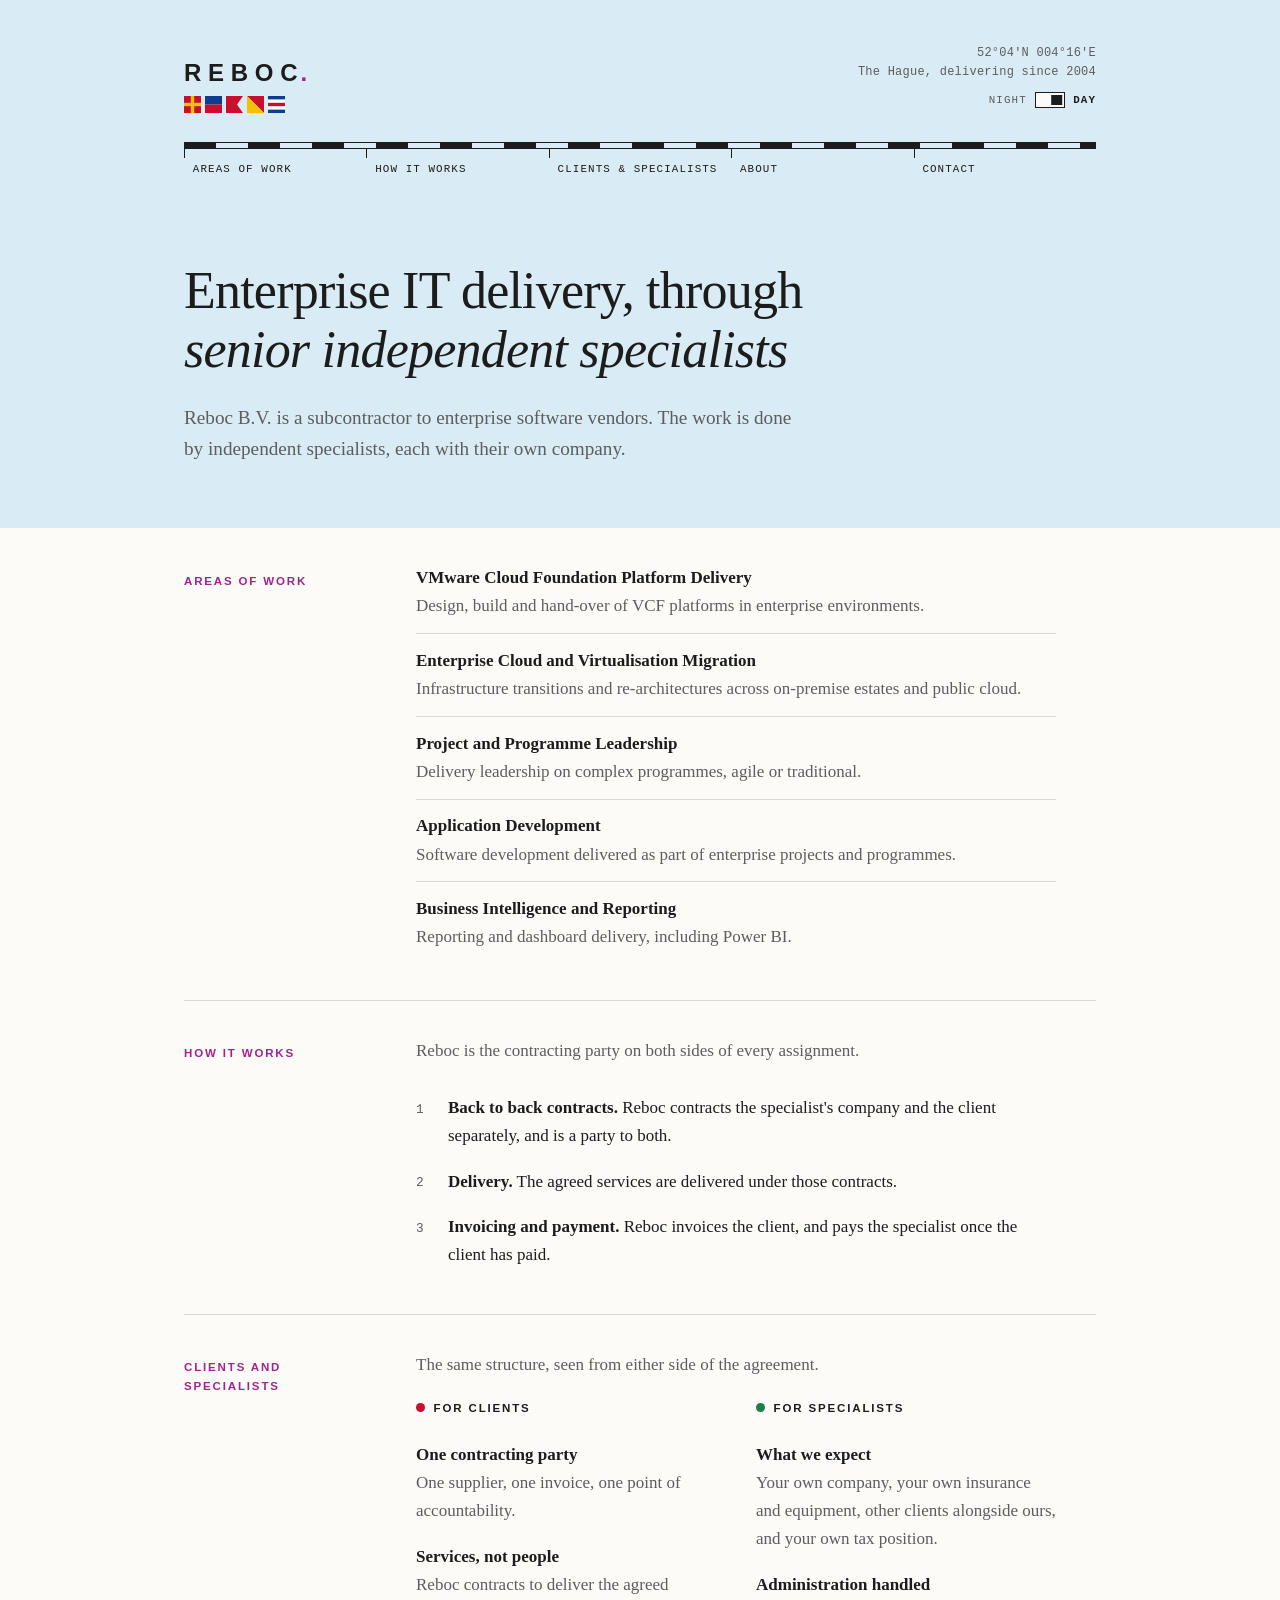
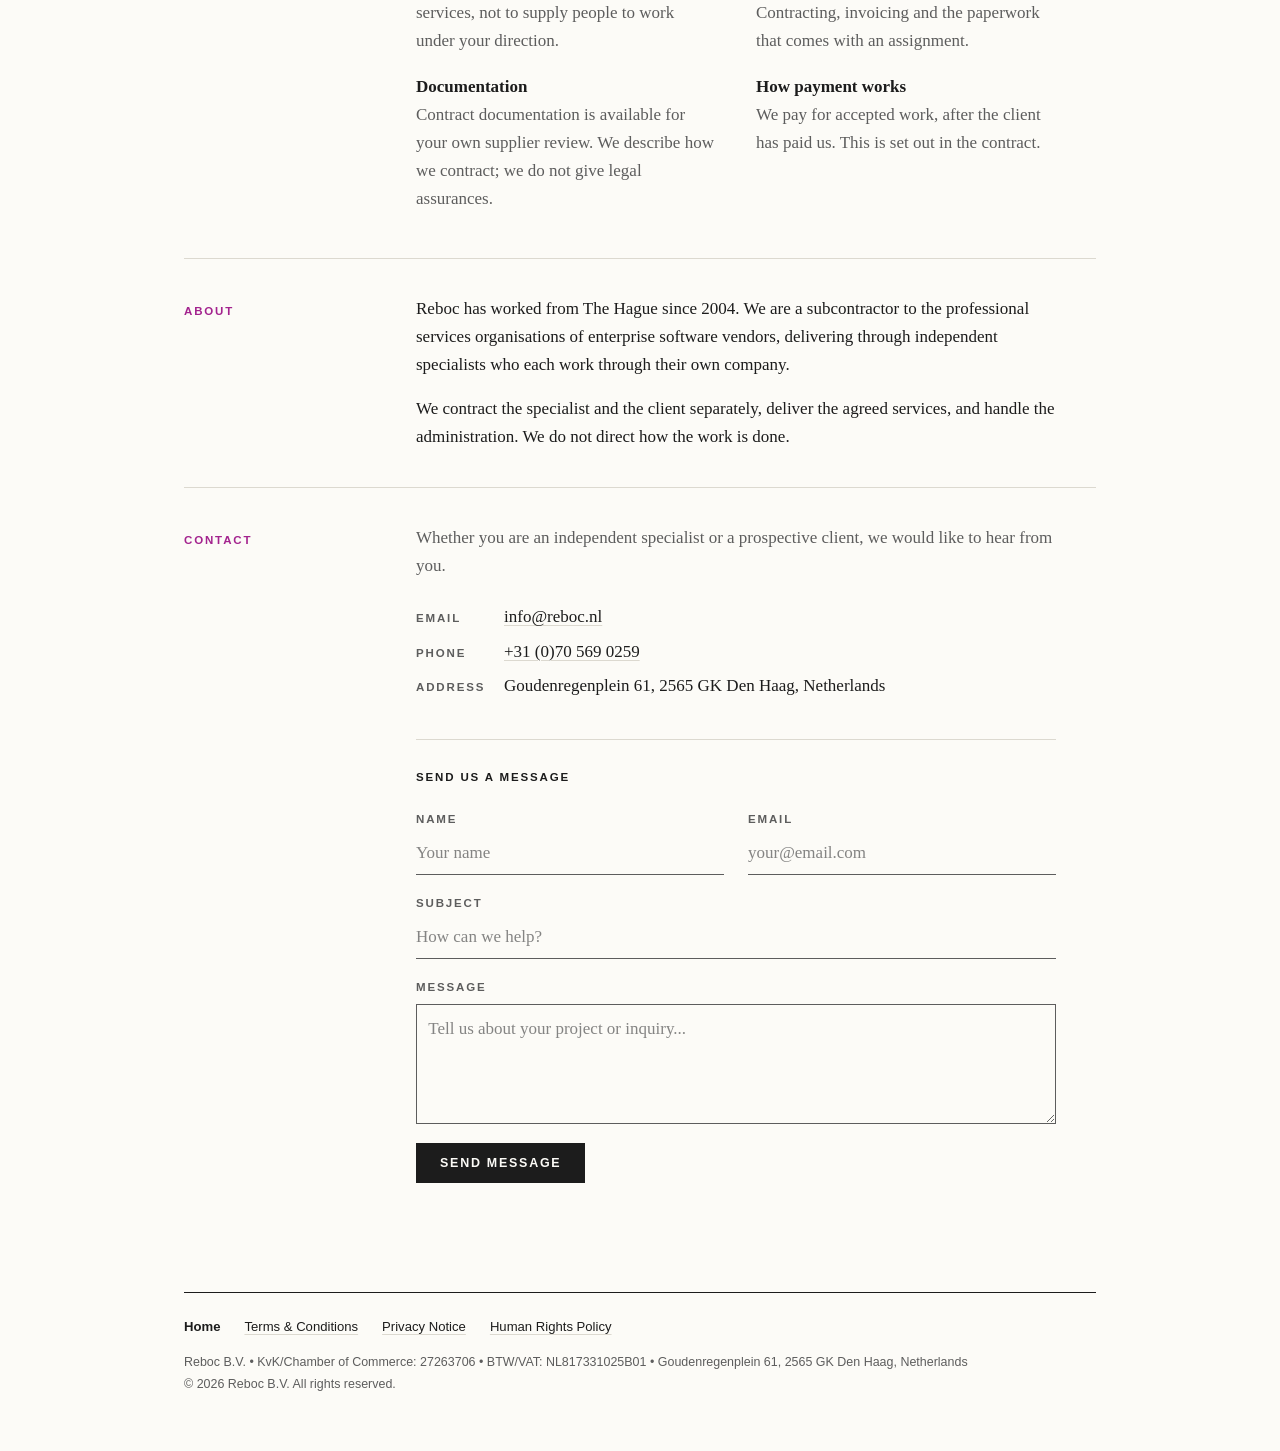
<file: index.html>
<!DOCTYPE html>
<html lang="en" prefix="og: https://ogp.me/ns#">
<head>
    <meta charset="UTF-8">
    <meta name="viewport" content="width=device-width, initial-scale=1.0">
    <title>Reboc B.V. | IT Project Delivery by Independent Specialists | Den Haag</title>
    <meta name="description" content="Reboc B.V. is a subcontractor to the professional services organisations of enterprise software vendors, delivering IT services through independent specialists who each work through their own company. Based in The Hague.">
    <meta name="author" content="Reboc B.V.">
    <meta name="robots" content="index, follow">
    <link rel="canonical" href="https://reboc.nl/">

    <!-- Open Graph / Facebook / LinkedIn -->
    <meta property="og:type" content="website">
    <meta property="og:url" content="https://reboc.nl/">
    <meta property="og:title" content="Reboc B.V. | IT Project Delivery by Independent Specialists">
    <meta property="og:description" content="Reboc is a subcontractor delivering IT services through independent specialists, each working through their own company. Based in The Hague.">
    <meta property="og:site_name" content="Reboc B.V.">
    <meta property="og:locale" content="en_US">

    <!-- Twitter Card -->
    <meta name="twitter:card" content="summary">
    <meta name="twitter:title" content="Reboc B.V. | IT Project Delivery by Independent Specialists">
    <meta name="twitter:description" content="Reboc is a subcontractor delivering IT services through independent specialists, each working through their own company. Based in The Hague.">

    <!-- Additional SEO -->
    <meta name="application-name" content="Reboc B.V.">
    <meta name="color-scheme" content="light">
    <meta name="theme-color" content="#d9ebf4">
    <meta name="geo.region" content="NL-ZH">
    <meta name="geo.placename" content="Den Haag">

    <!-- Structured Data: Organization -->
    <script type="application/ld+json">
    {
        "@context": "https://schema.org",
        "@type": "Organization",
        "name": "Reboc B.V.",
        "url": "https://reboc.nl",
        "description": "Subcontractor delivering IT services to the professional services organisations of enterprise software vendors, through independent specialists who each work through their own company. Reboc contracts the specialist company and the client separately and handles the related administration.",
        "address": {
            "@type": "PostalAddress",
            "streetAddress": "Goudenregenplein 61",
            "postalCode": "2565 GK",
            "addressLocality": "Den Haag",
            "addressCountry": "NL"
        },
        "telephone": "+31705690259",
        "email": "info@reboc.nl",
        "foundingDate": "2006",
        "vatID": "NL817331025B01",
        "areaServed": ["NL", "EU", "Worldwide"],
        "serviceType": [
            "VMware Cloud Foundation platform delivery",
            "Enterprise cloud and virtualisation migration",
            "Project and programme leadership",
            "Application development",
            "Business intelligence and reporting"
        ]
    }
    </script>

    <!-- Structured Data: LocalBusiness -->
    <script type="application/ld+json">
    {
        "@context": "https://schema.org",
        "@type": "ProfessionalService",
        "name": "Reboc B.V.",
        "url": "https://reboc.nl",
        "telephone": "+31705690259",
        "email": "info@reboc.nl",
        "address": {
            "@type": "PostalAddress",
            "streetAddress": "Goudenregenplein 61",
            "postalCode": "2565 GK",
            "addressLocality": "Den Haag",
            "addressRegion": "Zuid-Holland",
            "addressCountry": "NL"
        },
        "priceRange": "$$",
        "openingHoursSpecification": {
            "@type": "OpeningHoursSpecification",
            "dayOfWeek": ["Monday", "Tuesday", "Wednesday", "Thursday", "Friday"],
            "opens": "09:00",
            "closes": "17:00"
        }
    }
    </script>

    <link rel="stylesheet" href="site.css?v=7">
    <script src="site.js?v=5"></script>
</head>
<body>
    <div class="top"><div class="page">
        <header class="mast">
            <div>
                <a class="word" href="index.html" aria-label="Reboc, home">REBOC<span class="dot" aria-hidden="true">.</span></a>
                <span class="flags" role="img" aria-label="Reboc, spelled in international maritime signal flags">
                    <span class="flag" data-name="R · Romeo"><svg viewBox="0 0 20 20" aria-hidden="true"><rect width="20" height="20" fill="#c8102e"/><rect x="8" width="4" height="20" fill="#f2c100"/><rect y="8" width="20" height="4" fill="#f2c100"/></svg></span>
                    <span class="flag" data-name="E · Echo"><svg viewBox="0 0 20 20" aria-hidden="true"><rect width="20" height="10" fill="#0b3d91"/><rect y="10" width="20" height="10" fill="#c8102e"/></svg></span>
                    <span class="flag" data-name="B · Bravo"><svg viewBox="0 0 20 20" aria-hidden="true"><polygon points="0,0 20,0 13,10 20,20 0,20" fill="#c8102e"/></svg></span>
                    <span class="flag" data-name="O · Oscar"><svg viewBox="0 0 20 20" aria-hidden="true"><polygon points="0,0 20,0 20,20" fill="#c8102e"/><polygon points="0,0 20,20 0,20" fill="#f2c100"/></svg></span>
                    <span class="flag" data-name="C · Charlie"><svg viewBox="0 0 20 20" aria-hidden="true"><rect width="20" height="20" fill="#0b3d91"/><rect y="4" width="20" height="12" fill="#ffffff"/><rect y="8" width="20" height="4" fill="#c8102e"/></svg></span>
                </span>
            </div>
            <div class="aside">
                <p class="fix">52&deg;04&prime;N 004&deg;16&prime;E<br>The Hague, delivering since 2004</p>
                <button type="button" class="watch" role="switch" aria-checked="false" aria-label="Night watch display, red on black" hidden><span class="night">Night</span><span class="dip" aria-hidden="true"></span><span class="day">Day</span></button>
            </div>
        </header>
    </div></div>

    <div class="strip"><div class="page">
        <div class="scale" aria-hidden="true"></div>
        <nav class="jump" aria-label="Sections">
            <a href="#services"><span class="long">Areas of work</span><span class="short">Work</span></a>
            <a href="#how-it-works"><span class="long">How it works</span><span class="short">How</span></a>
            <a href="#why-reboc"><span class="long">Clients &amp; specialists</span><span class="short">Clients</span></a>
            <a href="#about"><span class="long">About</span><span class="short">About</span></a>
            <a href="#contact"><span class="long">Contact</span><span class="short">Contact</span></a>
        </nav>
    </div></div>

    <div class="top"><div class="page">
        <section class="lead">
            <h1>Enterprise IT delivery, through <em>senior independent specialists</em></h1>
            <p>Reboc B.V. is a subcontractor to enterprise software vendors. The work is done by independent specialists, each with their own company.</p>
        </section>
    </div></div>

    <main class="page">
        <section class="row first" id="services">
            <h2>Areas of work</h2>
            <div class="body">
                <dl class="areas">
                    <div><dt>VMware Cloud Foundation Platform Delivery</dt><dd>Design, build and hand-over of VCF platforms in enterprise environments.</dd></div>
                    <div><dt>Enterprise Cloud and Virtualisation Migration</dt><dd>Infrastructure transitions and re-architectures across on-premise estates and public cloud.</dd></div>
                    <div><dt>Project and Programme Leadership</dt><dd>Delivery leadership on complex programmes, agile or traditional.</dd></div>
                    <div><dt>Application Development</dt><dd>Software development delivered as part of enterprise projects and programmes.</dd></div>
                    <div><dt>Business Intelligence and Reporting</dt><dd>Reporting and dashboard delivery, including Power BI.</dd></div>
                </dl>
            </div>
        </section>

        <section class="row" id="how-it-works">
            <h2>How it works</h2>
            <div class="body">
                <p class="note">Reboc is the contracting party on both sides of every assignment.</p>
                <ol class="steps">
                    <li><div><strong>Back to back contracts.</strong> Reboc contracts the specialist's company and the client separately, and is a party to both.</div></li>
                    <li><div><strong>Delivery.</strong> The agreed services are delivered under those contracts.</div></li>
                    <li><div><strong>Invoicing and payment.</strong> Reboc invoices the client, and pays the specialist once the client has paid.</div></li>
                </ol>
            </div>
        </section>

        <section class="row" id="why-reboc">
            <h2>Clients and specialists</h2>
            <div class="body">
                <p class="note">The same structure, seen from either side of the agreement.</p>
                <div class="sides">
                    <div>
                        <h3>For clients</h3>
                        <ul>
                            <li><strong>One contracting party</strong><span>One supplier, one invoice, one point of accountability.</span></li>
                            <li><strong>Services, not people</strong><span>Reboc contracts to deliver the agreed services, not to supply people to work under your direction.</span></li>
                            <li><strong>Documentation</strong><span>Contract documentation is available for your own supplier review. We describe how we contract; we do not give legal assurances.</span></li>
                        </ul>
                    </div>
                    <div>
                        <h3>For specialists</h3>
                        <ul>
                            <li><strong>What we expect</strong><span>Your own company, your own insurance and equipment, other clients alongside ours, and your own tax position.</span></li>
                            <li><strong>Administration handled</strong><span>Contracting, invoicing and the paperwork that comes with an assignment.</span></li>
                            <li><strong>How payment works</strong><span>We pay for accepted work, after the client has paid us. This is set out in the contract.</span></li>
                        </ul>
                    </div>
                </div>
            </div>
        </section>

        <section class="row" id="about">
            <h2>About</h2>
            <div class="body">
                <p>Reboc has worked from The Hague since 2004. We are a subcontractor to the professional services organisations of enterprise software vendors, delivering through independent specialists who each work through their own company.</p>
                <p>We contract the specialist and the client separately, deliver the agreed services, and handle the administration. We do not direct how the work is done.</p>
            </div>
        </section>

        <section class="row" id="contact">
            <h2>Contact</h2>
            <div class="body">
                <p class="note">Whether you are an independent specialist or a prospective client, we would like to hear from you.</p>
                <ul class="plain">
                    <li><span class="k">Email</span><a href="mailto:info@reboc.nl">info@reboc.nl</a></li>
                    <li><span class="k">Phone</span><a href="tel:+31705690259">+31 (0)70 569 0259</a></li>
                    <li><span class="k">Address</span>Goudenregenplein 61, 2565 GK Den Haag, Netherlands</li>
                </ul>
                <form class="form" action="https://formspree.io/f/xwvrykyr" method="POST" autocomplete="off">
                    <h3>Send us a message</h3>
                    <div class="pair">
                        <div class="field">
                            <label for="name">Name</label>
                            <input type="text" id="name" name="name" required placeholder="Your name" autocomplete="name">
                        </div>
                        <div class="field">
                            <label for="email">Email</label>
                            <input type="email" id="email" name="email" required placeholder="your@email.com" autocomplete="email">
                        </div>
                    </div>
                    <div class="field">
                        <label for="subject">Subject</label>
                        <input type="text" id="subject" name="subject" placeholder="How can we help?">
                    </div>
                    <div class="field">
                        <label for="message">Message</label>
                        <textarea id="message" name="message" required placeholder="Tell us about your project or inquiry..."></textarea>
                    </div>
                    <input class="trap" type="text" name="_gotcha" tabindex="-1" autocomplete="off" aria-hidden="true">
                    <button type="submit" class="send">Send Message</button>
                    <p class="form-status" role="status" aria-live="polite"></p>
                </form>
            </div>
        </section>
    </main>

    <div class="page">
        <footer class="foot">
            <ul class="foot-links">
                <li><span class="current" aria-current="page">Home</span></li>
                <li><a href="terms-conditions.html">Terms &amp; Conditions</a></li>
                <li><a href="privacy-notice.html">Privacy Notice</a></li>
                <li><a href="human-rights-policy.html">Human Rights Policy</a></li>
            </ul>
            <p>Reboc B.V. &bull; KvK/Chamber of Commerce: 27263706 &bull; BTW/VAT: NL817331025B01 &bull; Goudenregenplein 61, 2565 GK Den Haag, Netherlands</p>
            <p>&copy; 2026 Reboc B.V. All rights reserved.</p>
        </footer>
    </div>
</body>
</html>
</file>
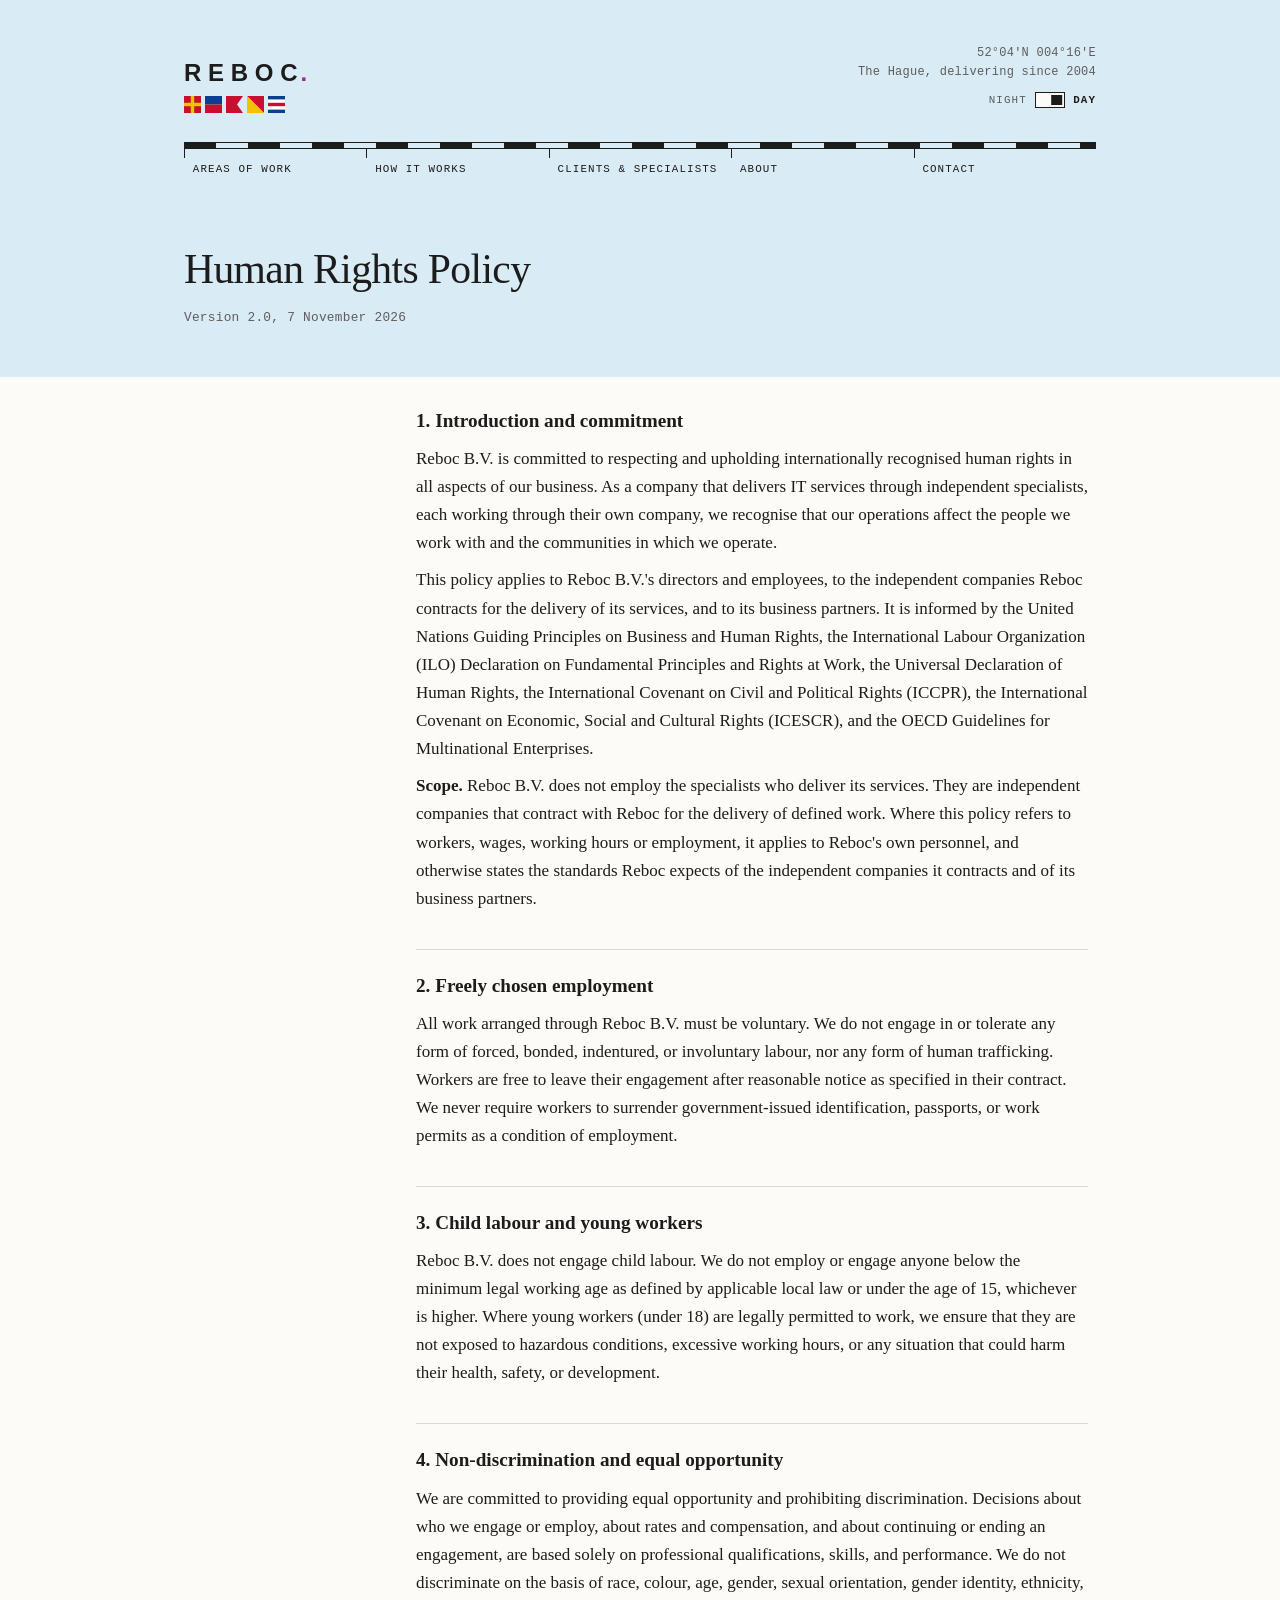
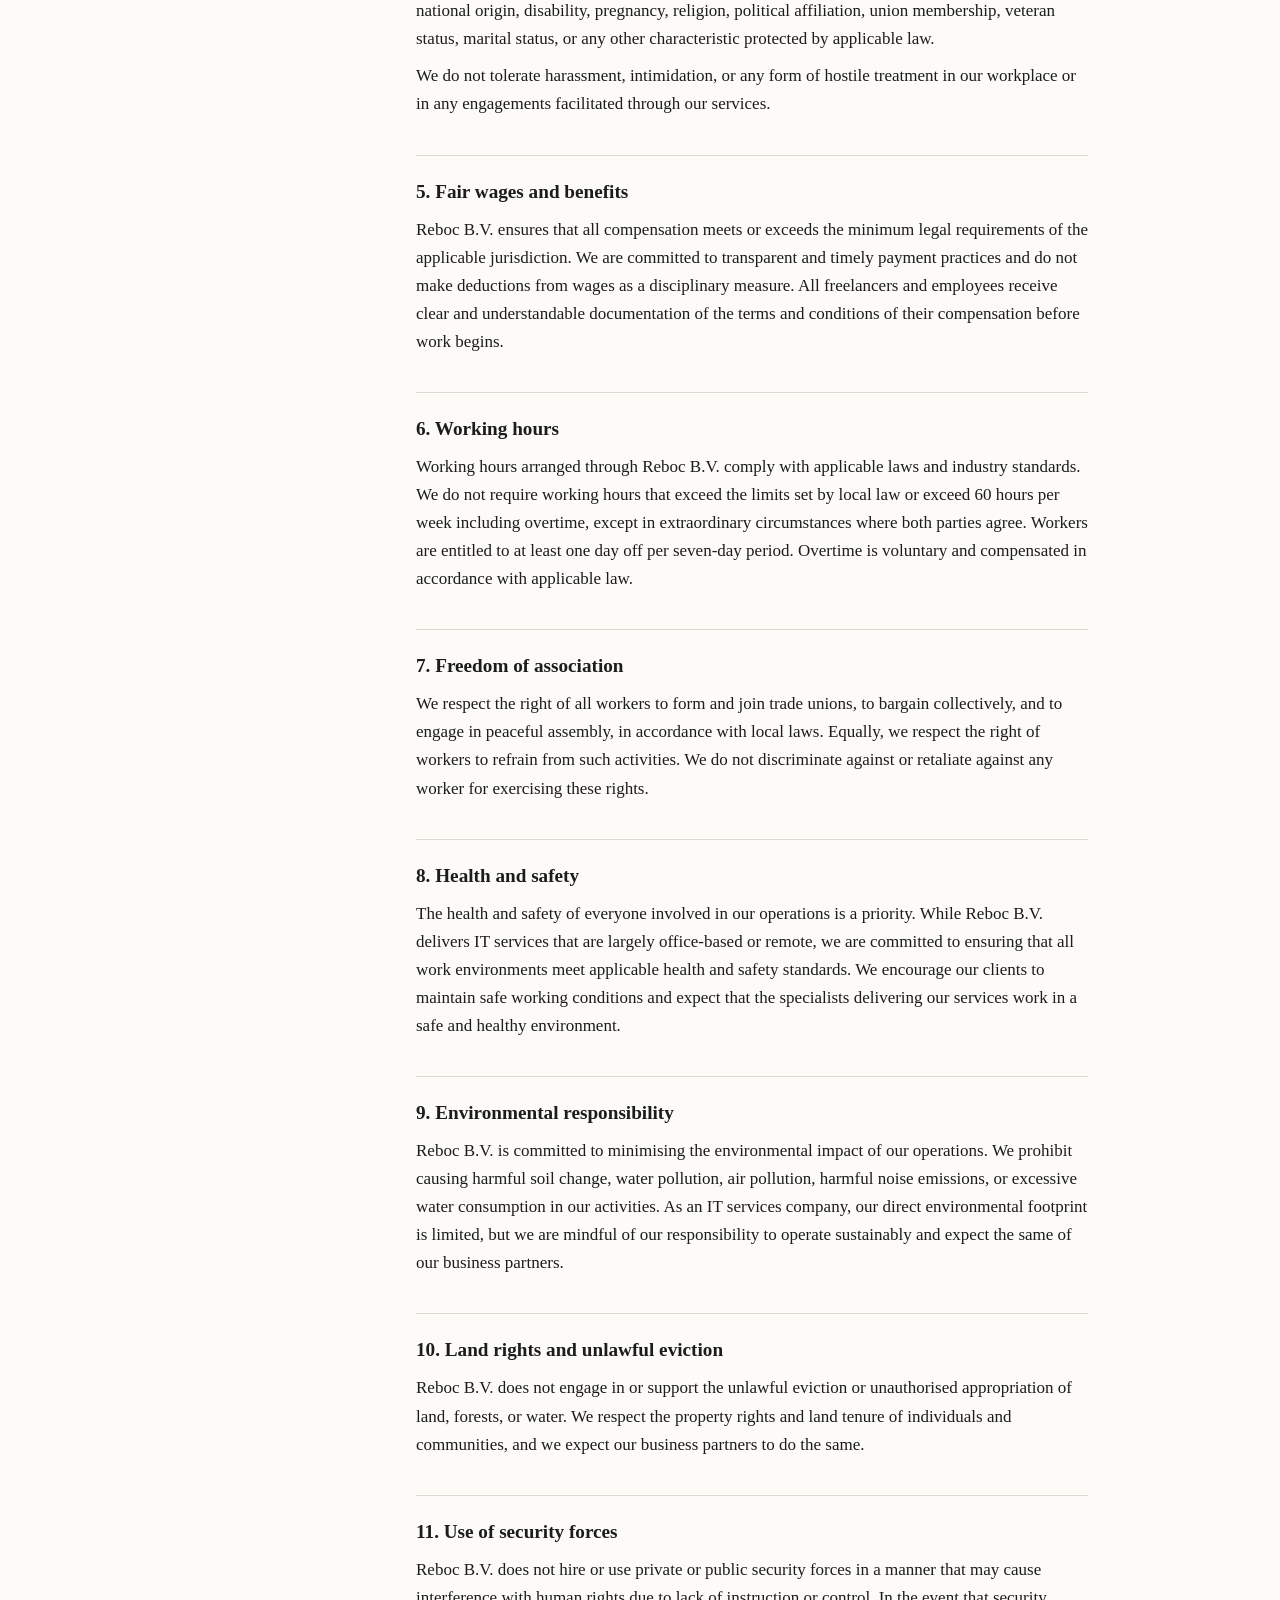
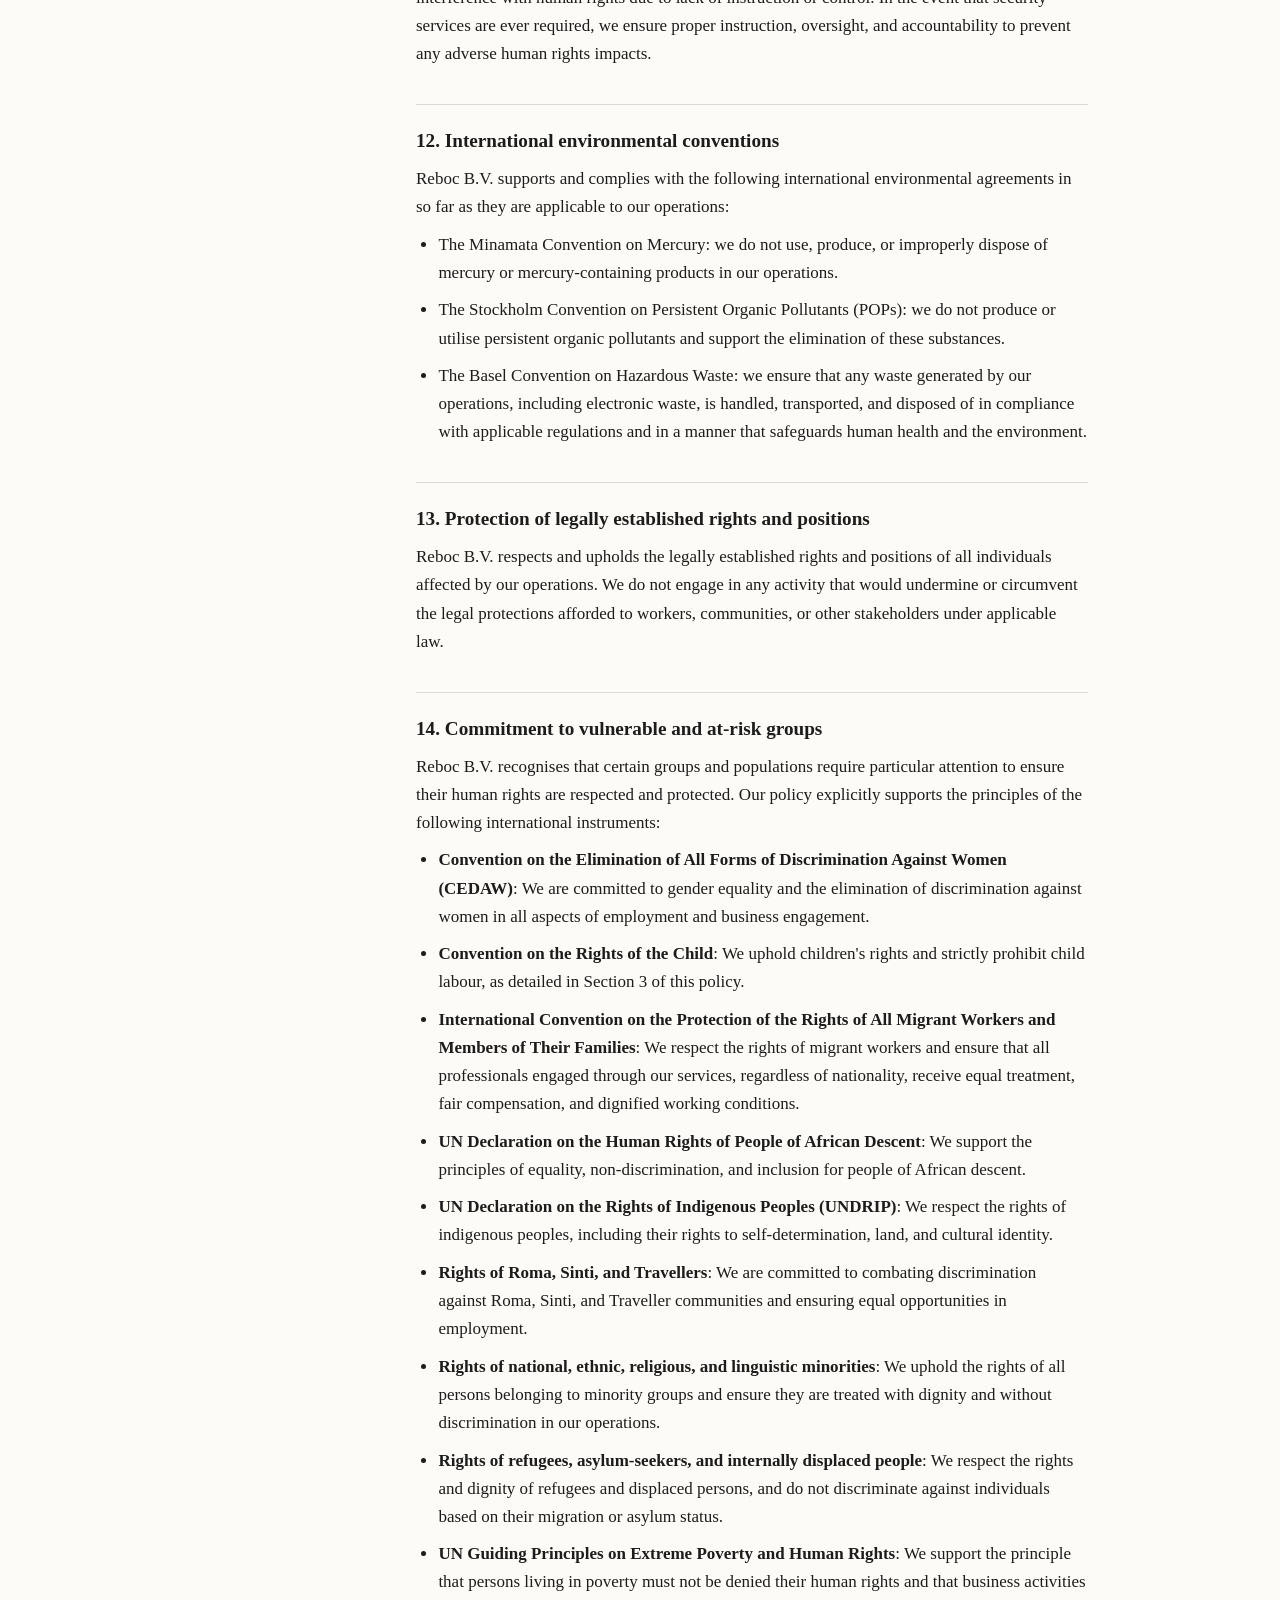
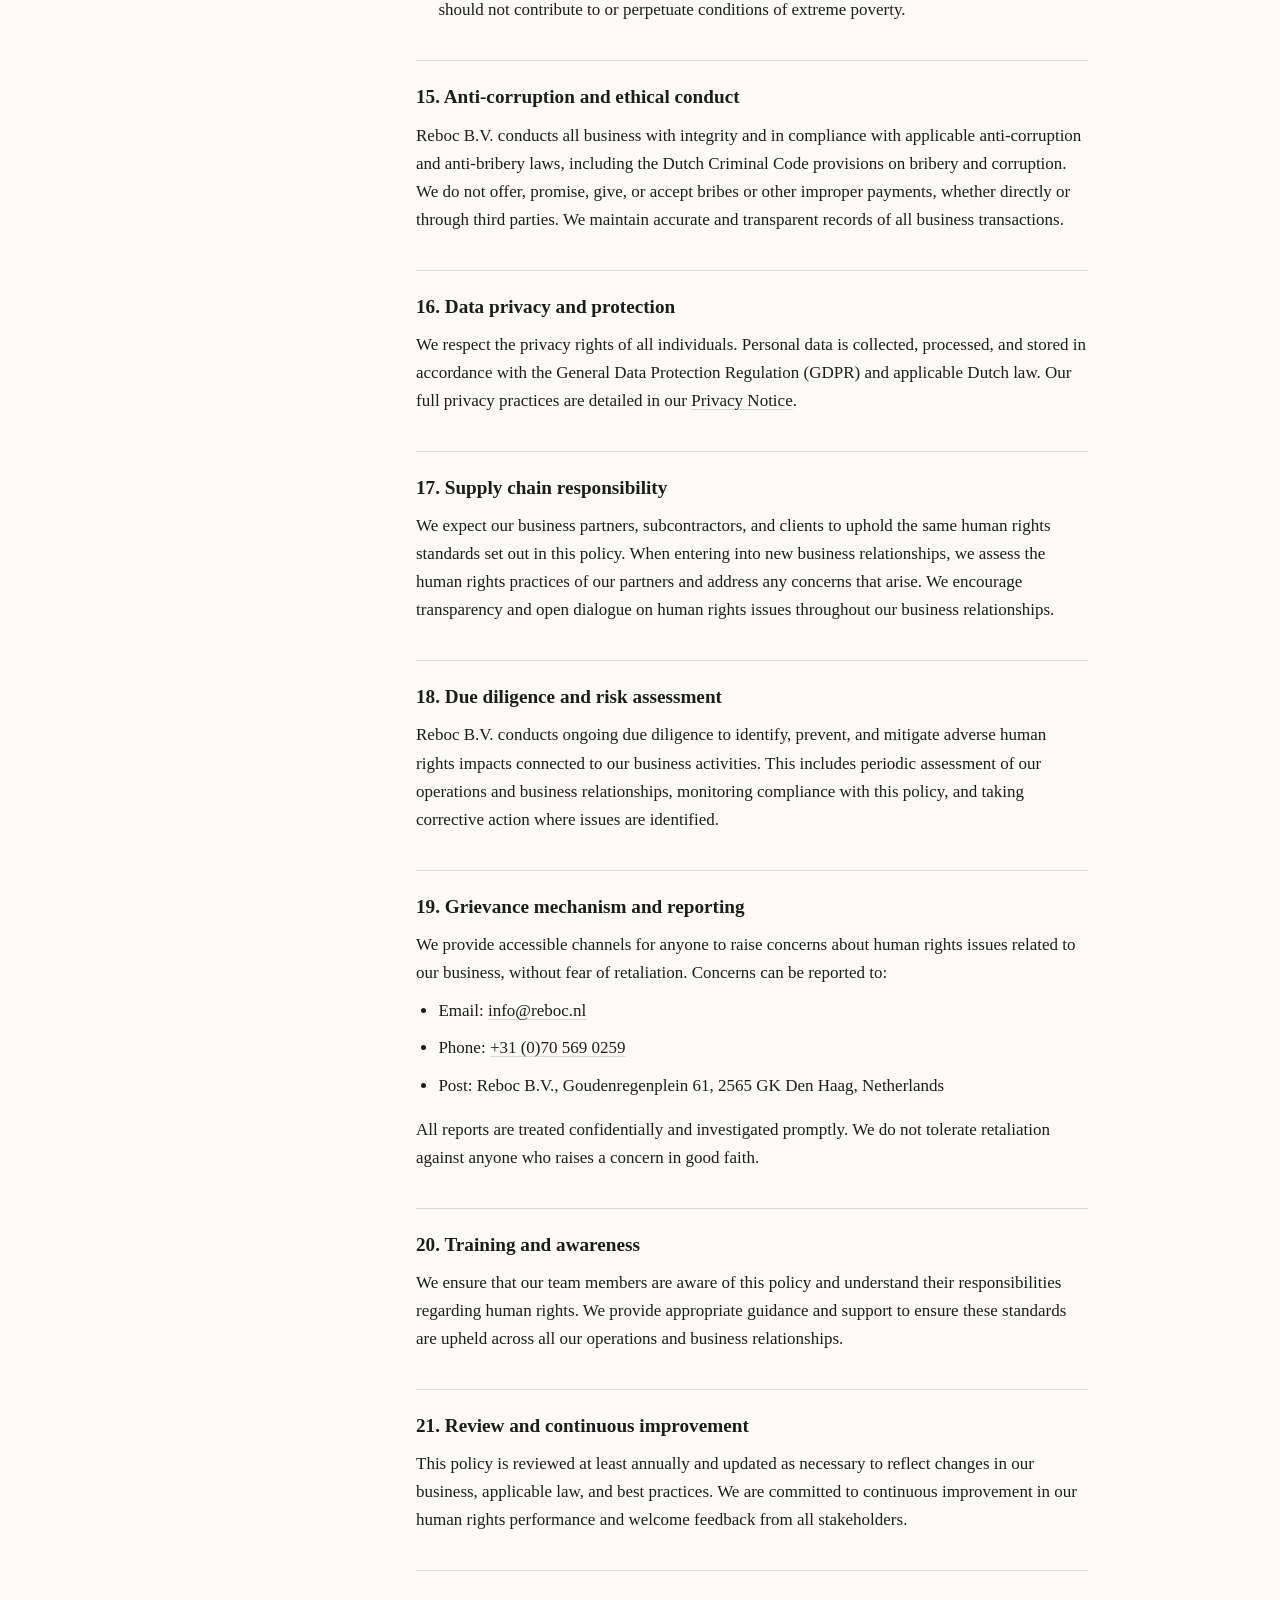
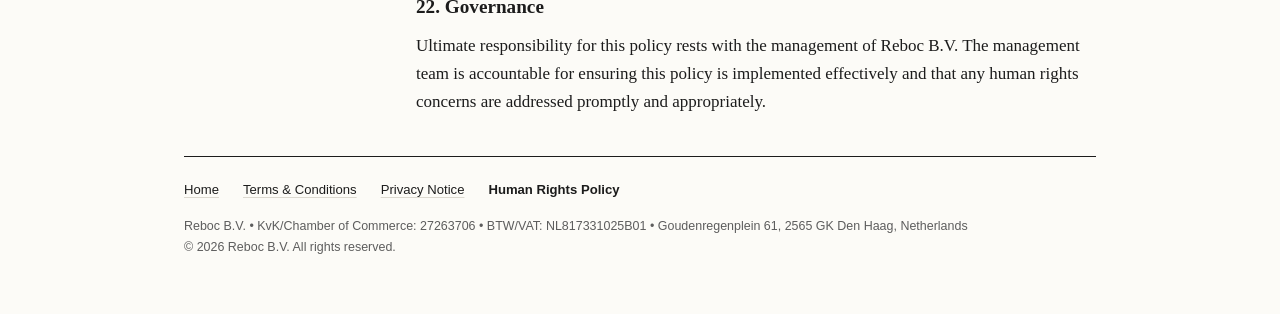
<file: human-rights-policy.html>
<!DOCTYPE html>
<html lang="en">
<head>
    <meta charset="UTF-8">
    <meta name="viewport" content="width=device-width, initial-scale=1.0">
    <title>Human Rights Policy | Reboc B.V.</title>
    <meta name="description" content="Reboc B.V. Human Rights Policy. Our commitment to respecting human rights, fair labour practices, ethical conduct, and responsible business operations.">
    <meta name="robots" content="index, follow">
    <link rel="canonical" href="https://reboc.nl/human-rights-policy.html">
    <meta name="color-scheme" content="light">
    <meta name="theme-color" content="#d9ebf4">
    <link rel="stylesheet" href="site.css?v=7">
    <script src="site.js?v=5"></script>
</head>
<body>
    <div class="top"><div class="page">
        <header class="mast">
            <div>
                <a class="word" href="index.html" aria-label="Reboc, home">REBOC<span class="dot" aria-hidden="true">.</span></a>
                <span class="flags" role="img" aria-label="Reboc, spelled in international maritime signal flags">
                    <span class="flag" data-name="R · Romeo"><svg viewBox="0 0 20 20" aria-hidden="true"><rect width="20" height="20" fill="#c8102e"/><rect x="8" width="4" height="20" fill="#f2c100"/><rect y="8" width="20" height="4" fill="#f2c100"/></svg></span>
                    <span class="flag" data-name="E · Echo"><svg viewBox="0 0 20 20" aria-hidden="true"><rect width="20" height="10" fill="#0b3d91"/><rect y="10" width="20" height="10" fill="#c8102e"/></svg></span>
                    <span class="flag" data-name="B · Bravo"><svg viewBox="0 0 20 20" aria-hidden="true"><polygon points="0,0 20,0 13,10 20,20 0,20" fill="#c8102e"/></svg></span>
                    <span class="flag" data-name="O · Oscar"><svg viewBox="0 0 20 20" aria-hidden="true"><polygon points="0,0 20,0 20,20" fill="#c8102e"/><polygon points="0,0 20,20 0,20" fill="#f2c100"/></svg></span>
                    <span class="flag" data-name="C · Charlie"><svg viewBox="0 0 20 20" aria-hidden="true"><rect width="20" height="20" fill="#0b3d91"/><rect y="4" width="20" height="12" fill="#ffffff"/><rect y="8" width="20" height="4" fill="#c8102e"/></svg></span>
                </span>
            </div>
            <div class="aside">
                <p class="fix">52&deg;04&prime;N 004&deg;16&prime;E<br>The Hague, delivering since 2004</p>
                <button type="button" class="watch" role="switch" aria-checked="false" aria-label="Night watch display, red on black" hidden><span class="night">Night</span><span class="dip" aria-hidden="true"></span><span class="day">Day</span></button>
            </div>
        </header>
    </div></div>

    <div class="strip"><div class="page">
        <div class="scale" aria-hidden="true"></div>
        <nav class="jump" aria-label="Sections">
            <a href="index.html#services"><span class="long">Areas of work</span><span class="short">Work</span></a>
            <a href="index.html#how-it-works"><span class="long">How it works</span><span class="short">How</span></a>
            <a href="index.html#why-reboc"><span class="long">Clients &amp; specialists</span><span class="short">Clients</span></a>
            <a href="index.html#about"><span class="long">About</span><span class="short">About</span></a>
            <a href="index.html#contact"><span class="long">Contact</span><span class="short">Contact</span></a>
        </nav>
    </div></div>

    <div class="top"><div class="page">
        <div class="page-header">
            <h1>Human Rights Policy</h1>
            <p>Version 2.0, 7 November 2026</p>
        </div>
    </div></div>

    <main class="page">
    <div class="content">
        <h2>1. Introduction and commitment</h2>
        <p>Reboc B.V. is committed to respecting and upholding internationally recognised human rights in all aspects of our business. As a company that delivers IT services through independent specialists, each working through their own company, we recognise that our operations affect the people we work with and the communities in which we operate.</p>
        <p>This policy applies to Reboc B.V.'s directors and employees, to the independent companies Reboc contracts for the delivery of its services, and to its business partners. It is informed by the United Nations Guiding Principles on Business and Human Rights, the International Labour Organization (ILO) Declaration on Fundamental Principles and Rights at Work, the Universal Declaration of Human Rights, the International Covenant on Civil and Political Rights (ICCPR), the International Covenant on Economic, Social and Cultural Rights (ICESCR), and the OECD Guidelines for Multinational Enterprises.</p>
        <p><strong>Scope.</strong> Reboc B.V. does not employ the specialists who deliver its services. They are independent companies that contract with Reboc for the delivery of defined work. Where this policy refers to workers, wages, working hours or employment, it applies to Reboc's own personnel, and otherwise states the standards Reboc expects of the independent companies it contracts and of its business partners.</p>

        <h2>2. Freely chosen employment</h2>
        <p>All work arranged through Reboc B.V. must be voluntary. We do not engage in or tolerate any form of forced, bonded, indentured, or involuntary labour, nor any form of human trafficking. Workers are free to leave their engagement after reasonable notice as specified in their contract. We never require workers to surrender government-issued identification, passports, or work permits as a condition of employment.</p>

        <h2>3. Child labour and young workers</h2>
        <p>Reboc B.V. does not engage child labour. We do not employ or engage anyone below the minimum legal working age as defined by applicable local law or under the age of 15, whichever is higher. Where young workers (under 18) are legally permitted to work, we ensure that they are not exposed to hazardous conditions, excessive working hours, or any situation that could harm their health, safety, or development.</p>

        <h2>4. Non-discrimination and equal opportunity</h2>
        <p>We are committed to providing equal opportunity and prohibiting discrimination. Decisions about who we engage or employ, about rates and compensation, and about continuing or ending an engagement, are based solely on professional qualifications, skills, and performance. We do not discriminate on the basis of race, colour, age, gender, sexual orientation, gender identity, ethnicity, national origin, disability, pregnancy, religion, political affiliation, union membership, veteran status, marital status, or any other characteristic protected by applicable law.</p>
        <p>We do not tolerate harassment, intimidation, or any form of hostile treatment in our workplace or in any engagements facilitated through our services.</p>

        <h2>5. Fair wages and benefits</h2>
        <p>Reboc B.V. ensures that all compensation meets or exceeds the minimum legal requirements of the applicable jurisdiction. We are committed to transparent and timely payment practices and do not make deductions from wages as a disciplinary measure. All freelancers and employees receive clear and understandable documentation of the terms and conditions of their compensation before work begins.</p>

        <h2>6. Working hours</h2>
        <p>Working hours arranged through Reboc B.V. comply with applicable laws and industry standards. We do not require working hours that exceed the limits set by local law or exceed 60 hours per week including overtime, except in extraordinary circumstances where both parties agree. Workers are entitled to at least one day off per seven-day period. Overtime is voluntary and compensated in accordance with applicable law.</p>

        <h2>7. Freedom of association</h2>
        <p>We respect the right of all workers to form and join trade unions, to bargain collectively, and to engage in peaceful assembly, in accordance with local laws. Equally, we respect the right of workers to refrain from such activities. We do not discriminate against or retaliate against any worker for exercising these rights.</p>

        <h2>8. Health and safety</h2>
        <p>The health and safety of everyone involved in our operations is a priority. While Reboc B.V. delivers IT services that are largely office-based or remote, we are committed to ensuring that all work environments meet applicable health and safety standards. We encourage our clients to maintain safe working conditions and expect that the specialists delivering our services work in a safe and healthy environment.</p>

        <h2>9. Environmental responsibility</h2>
        <p>Reboc B.V. is committed to minimising the environmental impact of our operations. We prohibit causing harmful soil change, water pollution, air pollution, harmful noise emissions, or excessive water consumption in our activities. As an IT services company, our direct environmental footprint is limited, but we are mindful of our responsibility to operate sustainably and expect the same of our business partners.</p>

        <h2>10. Land rights and unlawful eviction</h2>
        <p>Reboc B.V. does not engage in or support the unlawful eviction or unauthorised appropriation of land, forests, or water. We respect the property rights and land tenure of individuals and communities, and we expect our business partners to do the same.</p>

        <h2>11. Use of security forces</h2>
        <p>Reboc B.V. does not hire or use private or public security forces in a manner that may cause interference with human rights due to lack of instruction or control. In the event that security services are ever required, we ensure proper instruction, oversight, and accountability to prevent any adverse human rights impacts.</p>

        <h2>12. International environmental conventions</h2>
        <p>Reboc B.V. supports and complies with the following international environmental agreements in so far as they are applicable to our operations:</p>
        <ul>
            <li>The Minamata Convention on Mercury: we do not use, produce, or improperly dispose of mercury or mercury-containing products in our operations.</li>
            <li>The Stockholm Convention on Persistent Organic Pollutants (POPs): we do not produce or utilise persistent organic pollutants and support the elimination of these substances.</li>
            <li>The Basel Convention on Hazardous Waste: we ensure that any waste generated by our operations, including electronic waste, is handled, transported, and disposed of in compliance with applicable regulations and in a manner that safeguards human health and the environment.</li>
        </ul>

        <h2>13. Protection of legally established rights and positions</h2>
        <p>Reboc B.V. respects and upholds the legally established rights and positions of all individuals affected by our operations. We do not engage in any activity that would undermine or circumvent the legal protections afforded to workers, communities, or other stakeholders under applicable law.</p>

        <h2>14. Commitment to vulnerable and at-risk groups</h2>
        <p>Reboc B.V. recognises that certain groups and populations require particular attention to ensure their human rights are respected and protected. Our policy explicitly supports the principles of the following international instruments:</p>
        <ul>
            <li><strong>Convention on the Elimination of All Forms of Discrimination Against Women (CEDAW)</strong>: We are committed to gender equality and the elimination of discrimination against women in all aspects of employment and business engagement.</li>
            <li><strong>Convention on the Rights of the Child</strong>: We uphold children's rights and strictly prohibit child labour, as detailed in Section 3 of this policy.</li>
            <li><strong>International Convention on the Protection of the Rights of All Migrant Workers and Members of Their Families</strong>: We respect the rights of migrant workers and ensure that all professionals engaged through our services, regardless of nationality, receive equal treatment, fair compensation, and dignified working conditions.</li>
            <li><strong>UN Declaration on the Human Rights of People of African Descent</strong>: We support the principles of equality, non-discrimination, and inclusion for people of African descent.</li>
            <li><strong>UN Declaration on the Rights of Indigenous Peoples (UNDRIP)</strong>: We respect the rights of indigenous peoples, including their rights to self-determination, land, and cultural identity.</li>
            <li><strong>Rights of Roma, Sinti, and Travellers</strong>: We are committed to combating discrimination against Roma, Sinti, and Traveller communities and ensuring equal opportunities in employment.</li>
            <li><strong>Rights of national, ethnic, religious, and linguistic minorities</strong>: We uphold the rights of all persons belonging to minority groups and ensure they are treated with dignity and without discrimination in our operations.</li>
            <li><strong>Rights of refugees, asylum-seekers, and internally displaced people</strong>: We respect the rights and dignity of refugees and displaced persons, and do not discriminate against individuals based on their migration or asylum status.</li>
            <li><strong>UN Guiding Principles on Extreme Poverty and Human Rights</strong>: We support the principle that persons living in poverty must not be denied their human rights and that business activities should not contribute to or perpetuate conditions of extreme poverty.</li>
        </ul>

        <h2>15. Anti-corruption and ethical conduct</h2>
        <p>Reboc B.V. conducts all business with integrity and in compliance with applicable anti-corruption and anti-bribery laws, including the Dutch Criminal Code provisions on bribery and corruption. We do not offer, promise, give, or accept bribes or other improper payments, whether directly or through third parties. We maintain accurate and transparent records of all business transactions.</p>

        <h2>16. Data privacy and protection</h2>
        <p>We respect the privacy rights of all individuals. Personal data is collected, processed, and stored in accordance with the General Data Protection Regulation (GDPR) and applicable Dutch law. Our full privacy practices are detailed in our <a href="privacy-notice.html">Privacy Notice</a>.</p>

        <h2>17. Supply chain responsibility</h2>
        <p>We expect our business partners, subcontractors, and clients to uphold the same human rights standards set out in this policy. When entering into new business relationships, we assess the human rights practices of our partners and address any concerns that arise. We encourage transparency and open dialogue on human rights issues throughout our business relationships.</p>

        <h2>18. Due diligence and risk assessment</h2>
        <p>Reboc B.V. conducts ongoing due diligence to identify, prevent, and mitigate adverse human rights impacts connected to our business activities. This includes periodic assessment of our operations and business relationships, monitoring compliance with this policy, and taking corrective action where issues are identified.</p>

        <h2>19. Grievance mechanism and reporting</h2>
        <p>We provide accessible channels for anyone to raise concerns about human rights issues related to our business, without fear of retaliation. Concerns can be reported to:</p>
        <ul>
            <li>Email: <a href="mailto:info@reboc.nl">info@reboc.nl</a></li>
            <li>Phone: <a href="tel:+31705690259">+31 (0)70 569 0259</a></li>
            <li>Post: Reboc B.V., Goudenregenplein 61, 2565 GK Den Haag, Netherlands</li>
        </ul>
        <p>All reports are treated confidentially and investigated promptly. We do not tolerate retaliation against anyone who raises a concern in good faith.</p>

        <h2>20. Training and awareness</h2>
        <p>We ensure that our team members are aware of this policy and understand their responsibilities regarding human rights. We provide appropriate guidance and support to ensure these standards are upheld across all our operations and business relationships.</p>

        <h2>21. Review and continuous improvement</h2>
        <p>This policy is reviewed at least annually and updated as necessary to reflect changes in our business, applicable law, and best practices. We are committed to continuous improvement in our human rights performance and welcome feedback from all stakeholders.</p>

        <h2>22. Governance</h2>
        <p>Ultimate responsibility for this policy rests with the management of Reboc B.V. The management team is accountable for ensuring this policy is implemented effectively and that any human rights concerns are addressed promptly and appropriately.</p>
    </div>
    </main>

    <div class="page">
        <footer class="foot">
            <ul class="foot-links">
                <li><a href="index.html">Home</a></li>
                <li><a href="terms-conditions.html">Terms &amp; Conditions</a></li>
                <li><a href="privacy-notice.html">Privacy Notice</a></li>
                <li><span class="current" aria-current="page">Human Rights Policy</span></li>
            </ul>
            <p>Reboc B.V. &bull; KvK/Chamber of Commerce: 27263706 &bull; BTW/VAT: NL817331025B01 &bull; Goudenregenplein 61, 2565 GK Den Haag, Netherlands</p>
            <p>&copy; 2026 Reboc B.V. All rights reserved.</p>
        </footer>
    </div>
</body>
</html>
</file>
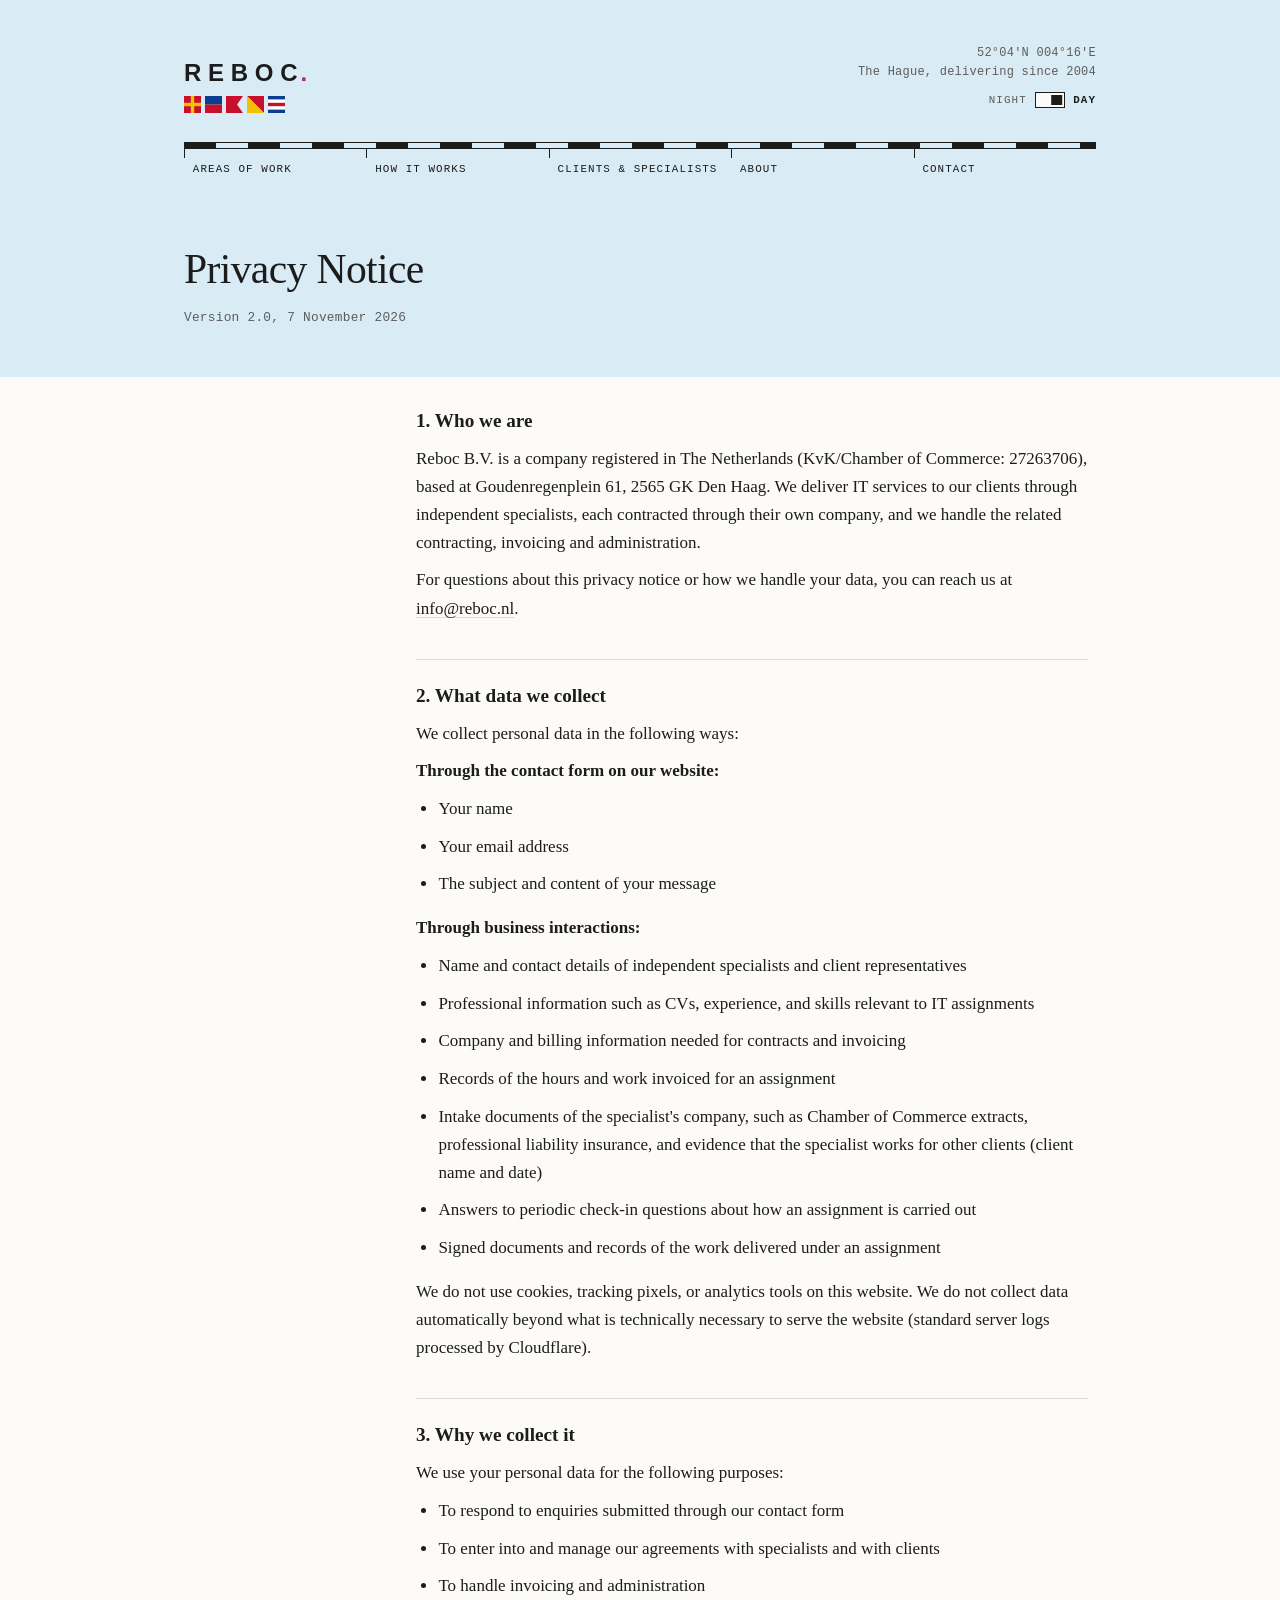
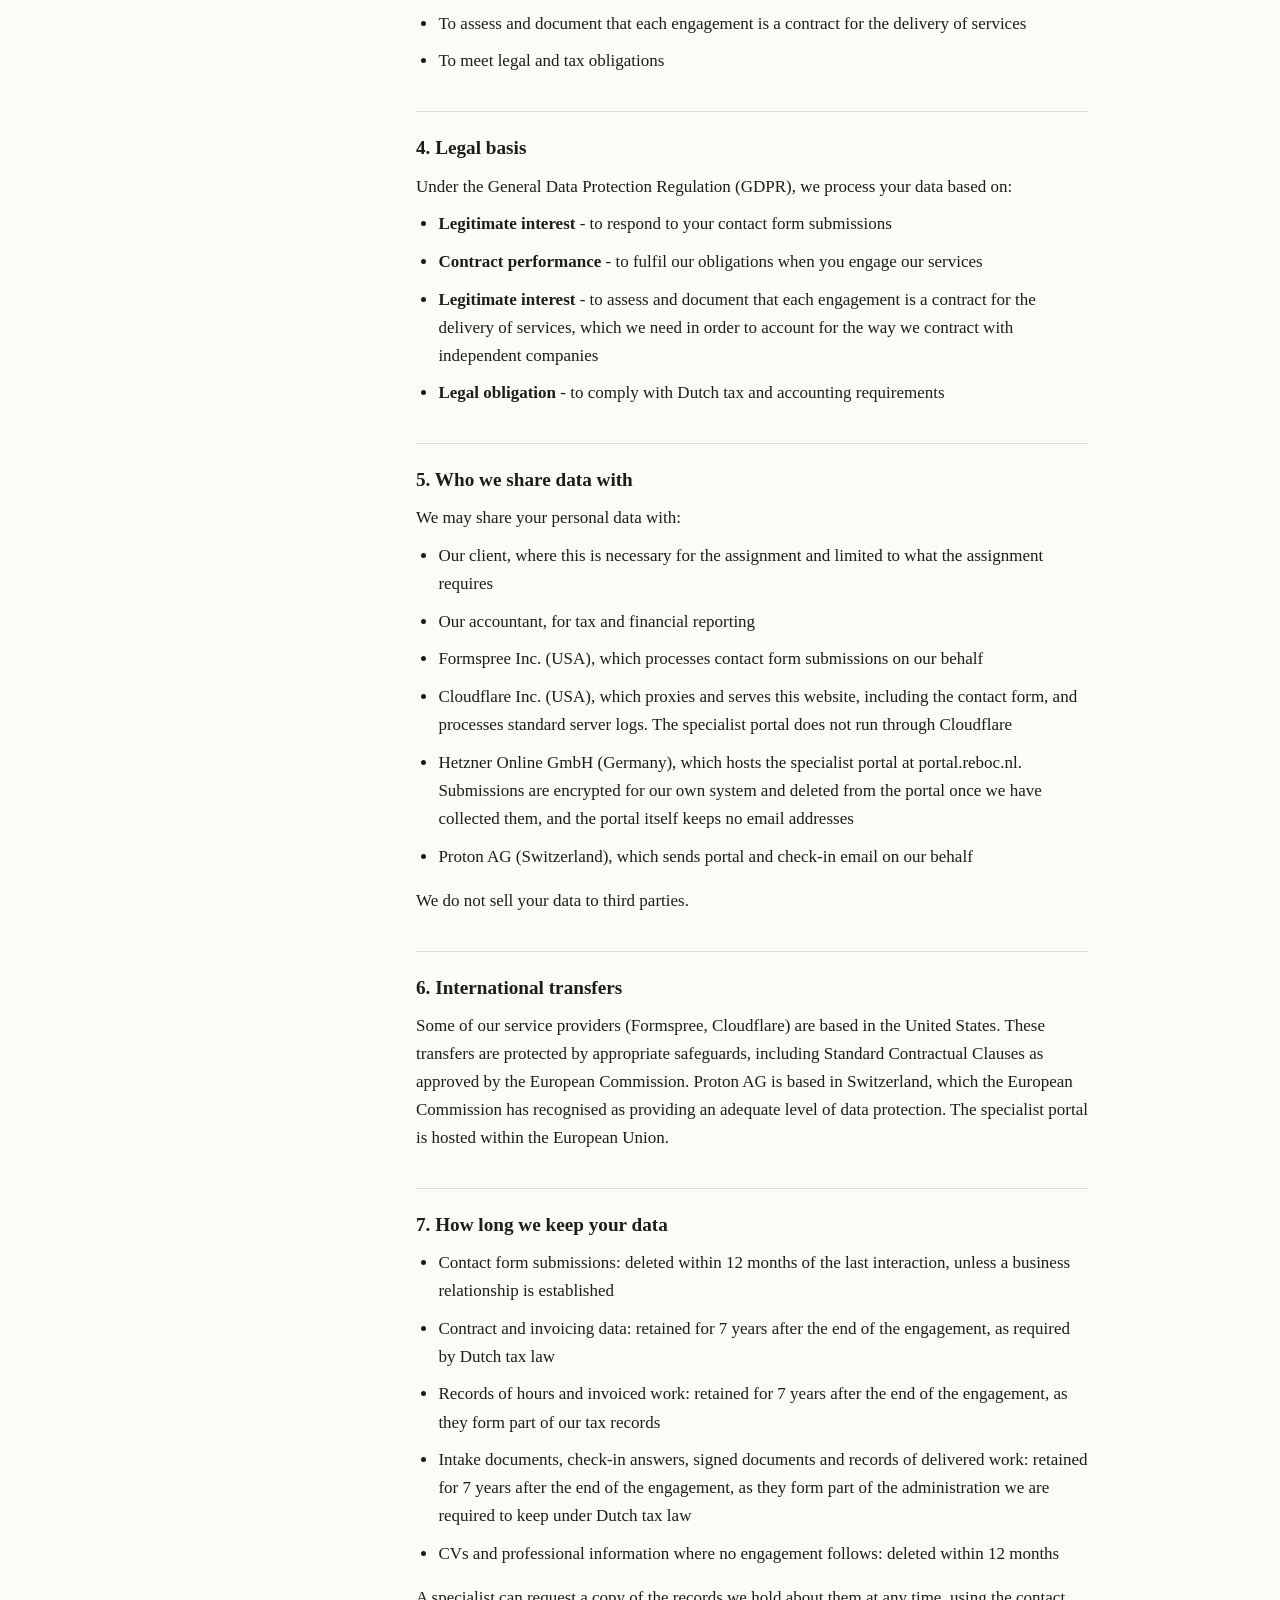
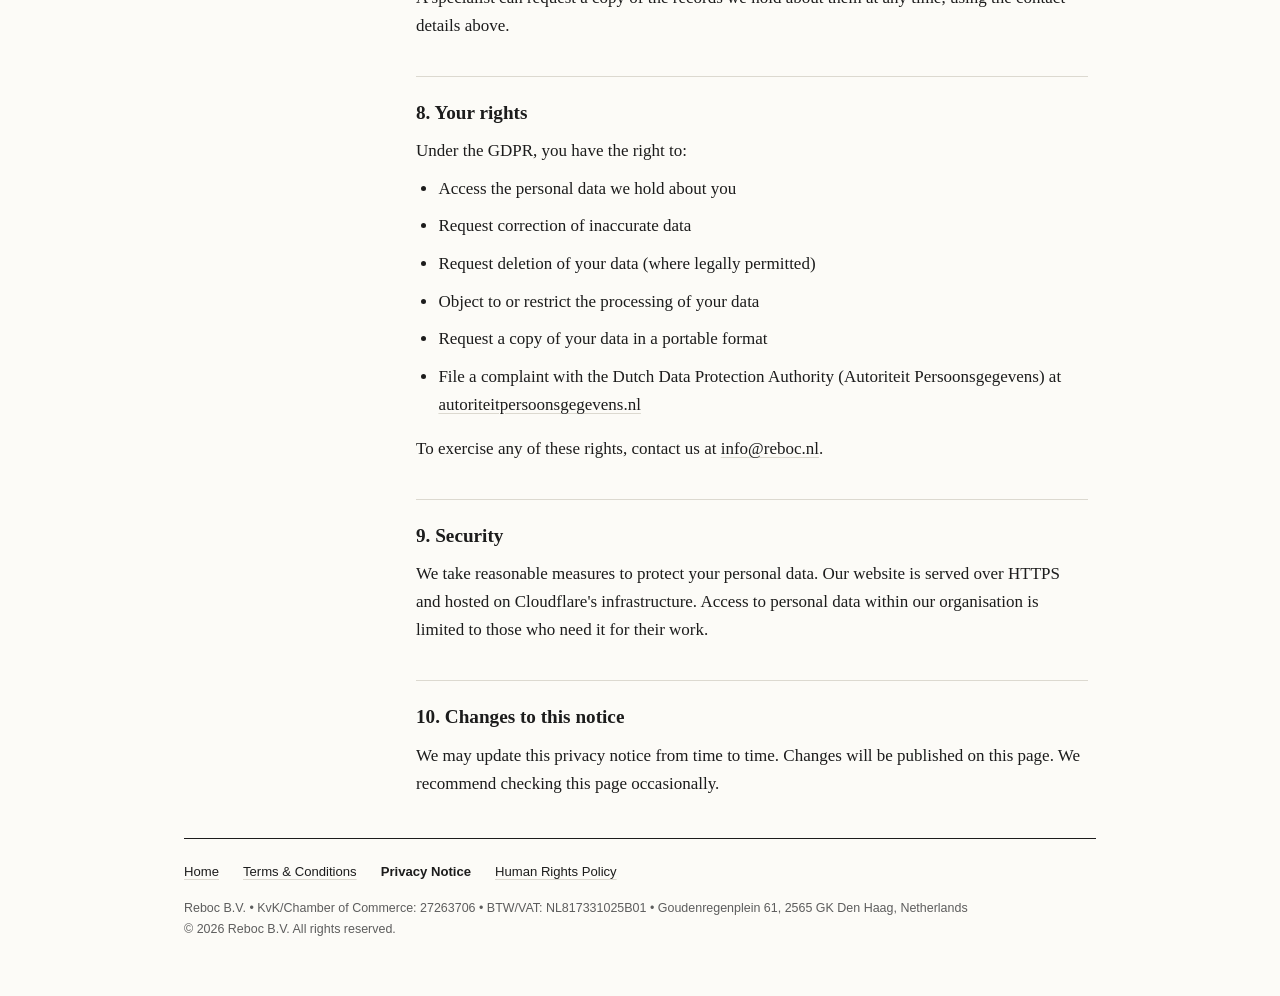
<file: privacy-notice.html>
<!DOCTYPE html>
<html lang="en">
<head>
    <meta charset="UTF-8">
    <meta name="viewport" content="width=device-width, initial-scale=1.0">
    <title>Privacy Notice | Reboc B.V.</title>
    <meta name="description" content="Privacy notice for Reboc B.V. How we collect, use, and protect your personal data in compliance with GDPR. No cookies, no tracking, no analytics.">
    <meta name="robots" content="index, follow">
    <link rel="canonical" href="https://reboc.nl/privacy-notice.html">
    <meta name="color-scheme" content="light">
    <meta name="theme-color" content="#d9ebf4">
    <link rel="stylesheet" href="site.css?v=7">
    <script src="site.js?v=5"></script>
</head>
<body>
    <div class="top"><div class="page">
        <header class="mast">
            <div>
                <a class="word" href="index.html" aria-label="Reboc, home">REBOC<span class="dot" aria-hidden="true">.</span></a>
                <span class="flags" role="img" aria-label="Reboc, spelled in international maritime signal flags">
                    <span class="flag" data-name="R · Romeo"><svg viewBox="0 0 20 20" aria-hidden="true"><rect width="20" height="20" fill="#c8102e"/><rect x="8" width="4" height="20" fill="#f2c100"/><rect y="8" width="20" height="4" fill="#f2c100"/></svg></span>
                    <span class="flag" data-name="E · Echo"><svg viewBox="0 0 20 20" aria-hidden="true"><rect width="20" height="10" fill="#0b3d91"/><rect y="10" width="20" height="10" fill="#c8102e"/></svg></span>
                    <span class="flag" data-name="B · Bravo"><svg viewBox="0 0 20 20" aria-hidden="true"><polygon points="0,0 20,0 13,10 20,20 0,20" fill="#c8102e"/></svg></span>
                    <span class="flag" data-name="O · Oscar"><svg viewBox="0 0 20 20" aria-hidden="true"><polygon points="0,0 20,0 20,20" fill="#c8102e"/><polygon points="0,0 20,20 0,20" fill="#f2c100"/></svg></span>
                    <span class="flag" data-name="C · Charlie"><svg viewBox="0 0 20 20" aria-hidden="true"><rect width="20" height="20" fill="#0b3d91"/><rect y="4" width="20" height="12" fill="#ffffff"/><rect y="8" width="20" height="4" fill="#c8102e"/></svg></span>
                </span>
            </div>
            <div class="aside">
                <p class="fix">52&deg;04&prime;N 004&deg;16&prime;E<br>The Hague, delivering since 2004</p>
                <button type="button" class="watch" role="switch" aria-checked="false" aria-label="Night watch display, red on black" hidden><span class="night">Night</span><span class="dip" aria-hidden="true"></span><span class="day">Day</span></button>
            </div>
        </header>
    </div></div>

    <div class="strip"><div class="page">
        <div class="scale" aria-hidden="true"></div>
        <nav class="jump" aria-label="Sections">
            <a href="index.html#services"><span class="long">Areas of work</span><span class="short">Work</span></a>
            <a href="index.html#how-it-works"><span class="long">How it works</span><span class="short">How</span></a>
            <a href="index.html#why-reboc"><span class="long">Clients &amp; specialists</span><span class="short">Clients</span></a>
            <a href="index.html#about"><span class="long">About</span><span class="short">About</span></a>
            <a href="index.html#contact"><span class="long">Contact</span><span class="short">Contact</span></a>
        </nav>
    </div></div>

    <div class="top"><div class="page">
        <div class="page-header">
            <h1>Privacy Notice</h1>
            <p>Version 2.0, 7 November 2026</p>
        </div>
    </div></div>

    <main class="page">
    <div class="content">
        <h2>1. Who we are</h2>
        <p>Reboc B.V. is a company registered in The Netherlands (KvK/Chamber of Commerce: 27263706), based at Goudenregenplein 61, 2565 GK Den Haag. We deliver IT services to our clients through independent specialists, each contracted through their own company, and we handle the related contracting, invoicing and administration.</p>
        <p>For questions about this privacy notice or how we handle your data, you can reach us at <a href="mailto:info@reboc.nl">info@reboc.nl</a>.</p>

        <h2>2. What data we collect</h2>
        <p>We collect personal data in the following ways:</p>
        <p><strong>Through the contact form on our website:</strong></p>
        <ul>
            <li>Your name</li>
            <li>Your email address</li>
            <li>The subject and content of your message</li>
        </ul>
        <p><strong>Through business interactions:</strong></p>
        <ul>
            <li>Name and contact details of independent specialists and client representatives</li>
            <li>Professional information such as CVs, experience, and skills relevant to IT assignments</li>
            <li>Company and billing information needed for contracts and invoicing</li>
            <li>Records of the hours and work invoiced for an assignment</li>
            <li>Intake documents of the specialist's company, such as Chamber of Commerce extracts, professional liability insurance, and evidence that the specialist works for other clients (client name and date)</li>
            <li>Answers to periodic check-in questions about how an assignment is carried out</li>
            <li>Signed documents and records of the work delivered under an assignment</li>
        </ul>
        <p>We do not use cookies, tracking pixels, or analytics tools on this website. We do not collect data automatically beyond what is technically necessary to serve the website (standard server logs processed by Cloudflare).</p>

        <h2>3. Why we collect it</h2>
        <p>We use your personal data for the following purposes:</p>
        <ul>
            <li>To respond to enquiries submitted through our contact form</li>
            <li>To enter into and manage our agreements with specialists and with clients</li>
            <li>To handle invoicing and administration</li>
            <li>To assess and document that each engagement is a contract for the delivery of services</li>
            <li>To meet legal and tax obligations</li>
        </ul>

        <h2>4. Legal basis</h2>
        <p>Under the General Data Protection Regulation (GDPR), we process your data based on:</p>
        <ul>
            <li><strong>Legitimate interest</strong> - to respond to your contact form submissions</li>
            <li><strong>Contract performance</strong> - to fulfil our obligations when you engage our services</li>
            <li><strong>Legitimate interest</strong> - to assess and document that each engagement is a contract for the delivery of services, which we need in order to account for the way we contract with independent companies</li>
            <li><strong>Legal obligation</strong> - to comply with Dutch tax and accounting requirements</li>
        </ul>

        <h2>5. Who we share data with</h2>
        <p>We may share your personal data with:</p>
        <ul>
            <li>Our client, where this is necessary for the assignment and limited to what the assignment requires</li>
            <li>Our accountant, for tax and financial reporting</li>
            <li>Formspree Inc. (USA), which processes contact form submissions on our behalf</li>
            <li>Cloudflare Inc. (USA), which proxies and serves this website, including the contact form, and processes standard server logs. The specialist portal does not run through Cloudflare</li>
            <li>Hetzner Online GmbH (Germany), which hosts the specialist portal at portal.reboc.nl. Submissions are encrypted for our own system and deleted from the portal once we have collected them, and the portal itself keeps no email addresses</li>
            <li>Proton AG (Switzerland), which sends portal and check-in email on our behalf</li>
        </ul>
        <p>We do not sell your data to third parties.</p>

        <h2>6. International transfers</h2>
        <p>Some of our service providers (Formspree, Cloudflare) are based in the United States. These transfers are protected by appropriate safeguards, including Standard Contractual Clauses as approved by the European Commission. Proton AG is based in Switzerland, which the European Commission has recognised as providing an adequate level of data protection. The specialist portal is hosted within the European Union.</p>

        <h2>7. How long we keep your data</h2>
        <ul>
            <li>Contact form submissions: deleted within 12 months of the last interaction, unless a business relationship is established</li>
            <li>Contract and invoicing data: retained for 7 years after the end of the engagement, as required by Dutch tax law</li>
            <li>Records of hours and invoiced work: retained for 7 years after the end of the engagement, as they form part of our tax records</li>
            <li>Intake documents, check-in answers, signed documents and records of delivered work: retained for 7 years after the end of the engagement, as they form part of the administration we are required to keep under Dutch tax law</li>
            <li>CVs and professional information where no engagement follows: deleted within 12 months</li>
        </ul>
        <p>A specialist can request a copy of the records we hold about them at any time, using the contact details above.</p>

        <h2>8. Your rights</h2>
        <p>Under the GDPR, you have the right to:</p>
        <ul>
            <li>Access the personal data we hold about you</li>
            <li>Request correction of inaccurate data</li>
            <li>Request deletion of your data (where legally permitted)</li>
            <li>Object to or restrict the processing of your data</li>
            <li>Request a copy of your data in a portable format</li>
            <li>File a complaint with the Dutch Data Protection Authority (Autoriteit Persoonsgegevens) at <a href="https://autoriteitpersoonsgegevens.nl">autoriteitpersoonsgegevens.nl</a></li>
        </ul>
        <p>To exercise any of these rights, contact us at <a href="mailto:info@reboc.nl">info@reboc.nl</a>.</p>

        <h2>9. Security</h2>
        <p>We take reasonable measures to protect your personal data. Our website is served over HTTPS and hosted on Cloudflare's infrastructure. Access to personal data within our organisation is limited to those who need it for their work.</p>

        <h2>10. Changes to this notice</h2>
        <p>We may update this privacy notice from time to time. Changes will be published on this page. We recommend checking this page occasionally.</p>
    </div>
    </main>

    <div class="page">
        <footer class="foot">
            <ul class="foot-links">
                <li><a href="index.html">Home</a></li>
                <li><a href="terms-conditions.html">Terms &amp; Conditions</a></li>
                <li><span class="current" aria-current="page">Privacy Notice</span></li>
                <li><a href="human-rights-policy.html">Human Rights Policy</a></li>
            </ul>
            <p>Reboc B.V. &bull; KvK/Chamber of Commerce: 27263706 &bull; BTW/VAT: NL817331025B01 &bull; Goudenregenplein 61, 2565 GK Den Haag, Netherlands</p>
            <p>&copy; 2026 Reboc B.V. All rights reserved.</p>
        </footer>
    </div>
</body>
</html>
</file>
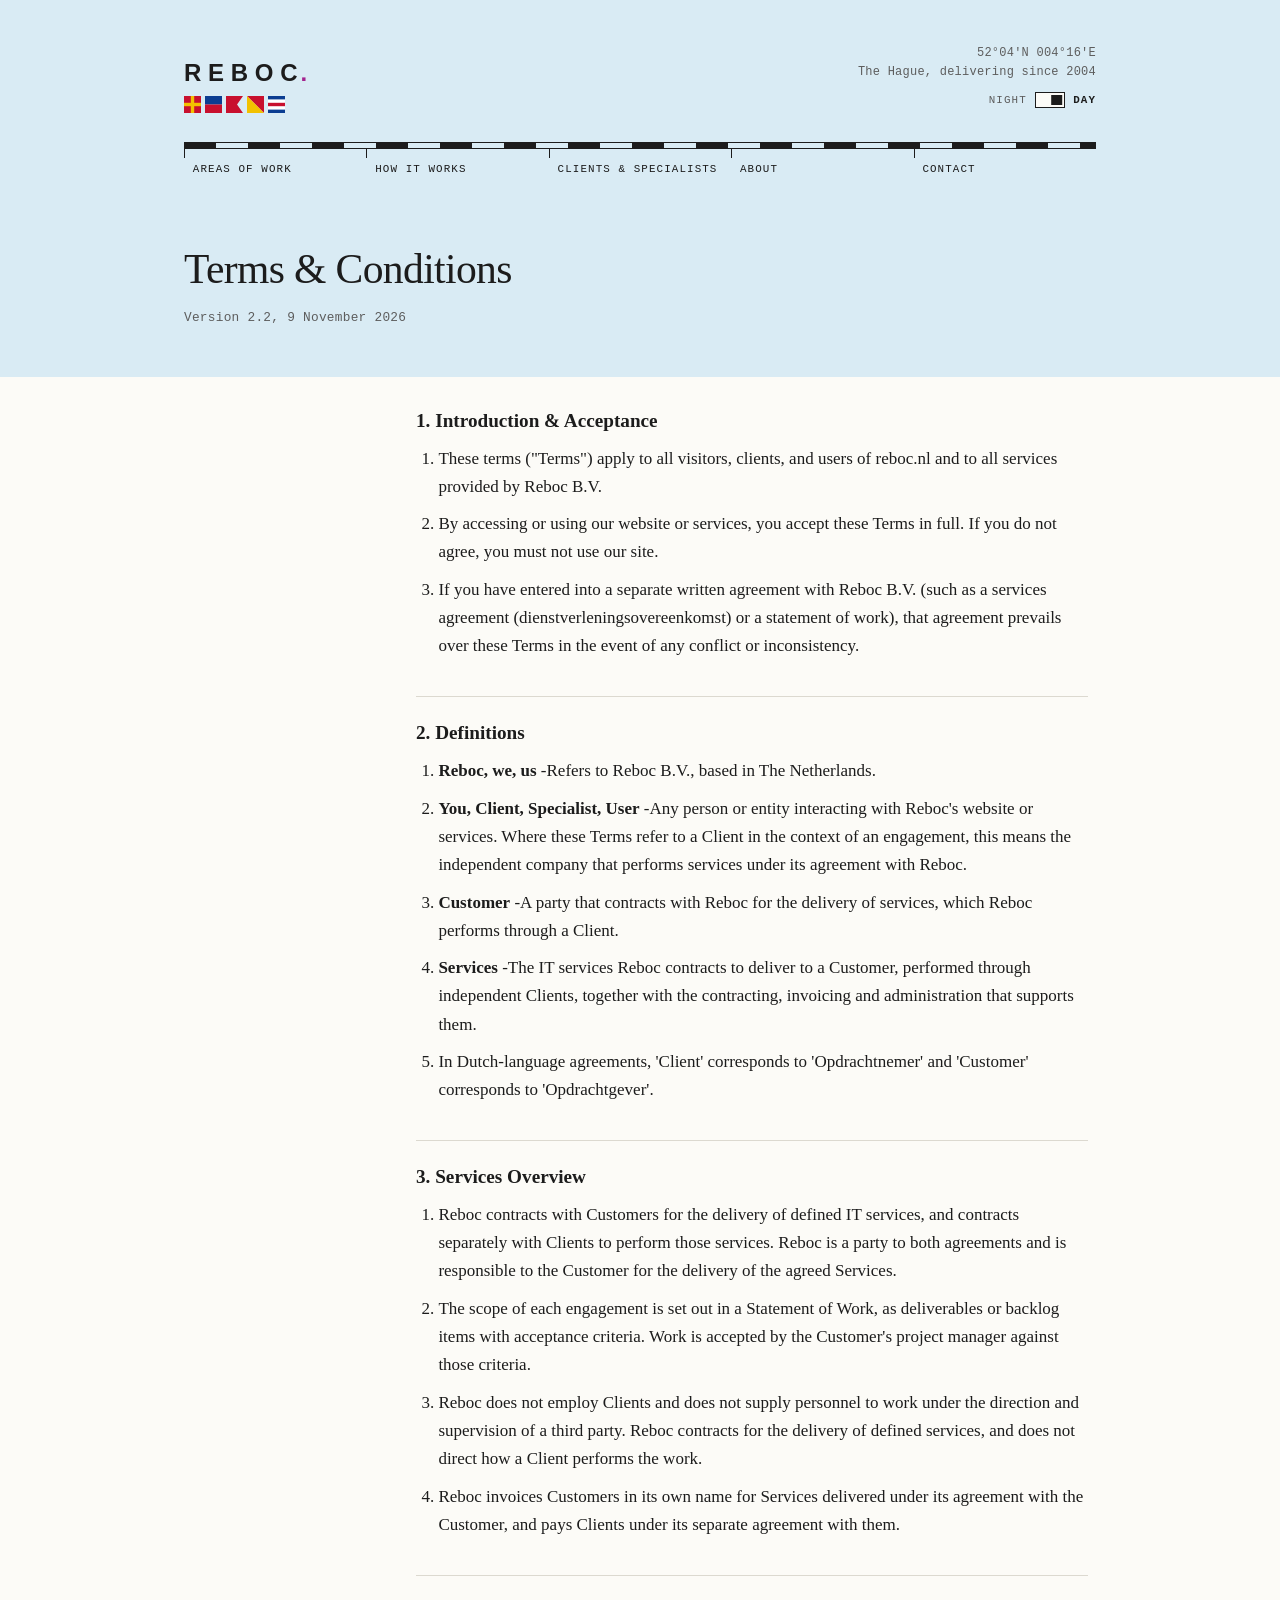
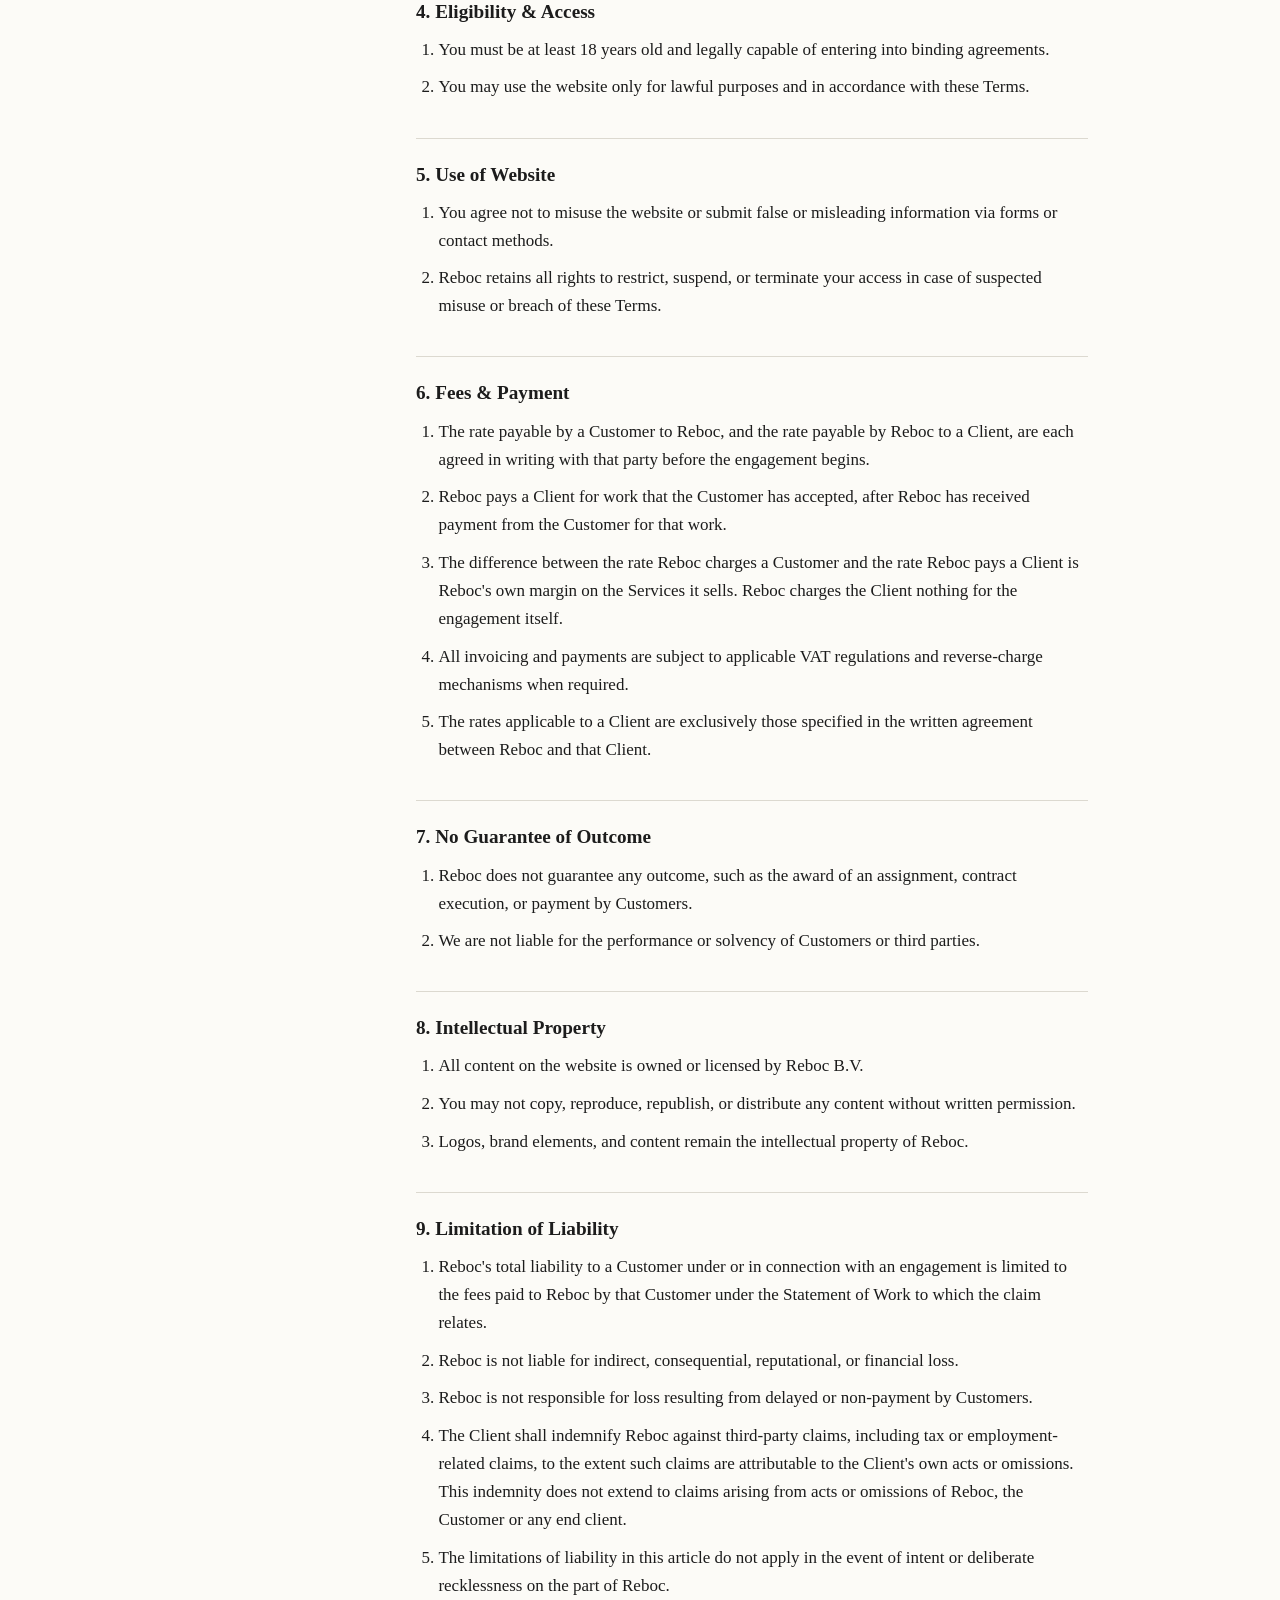
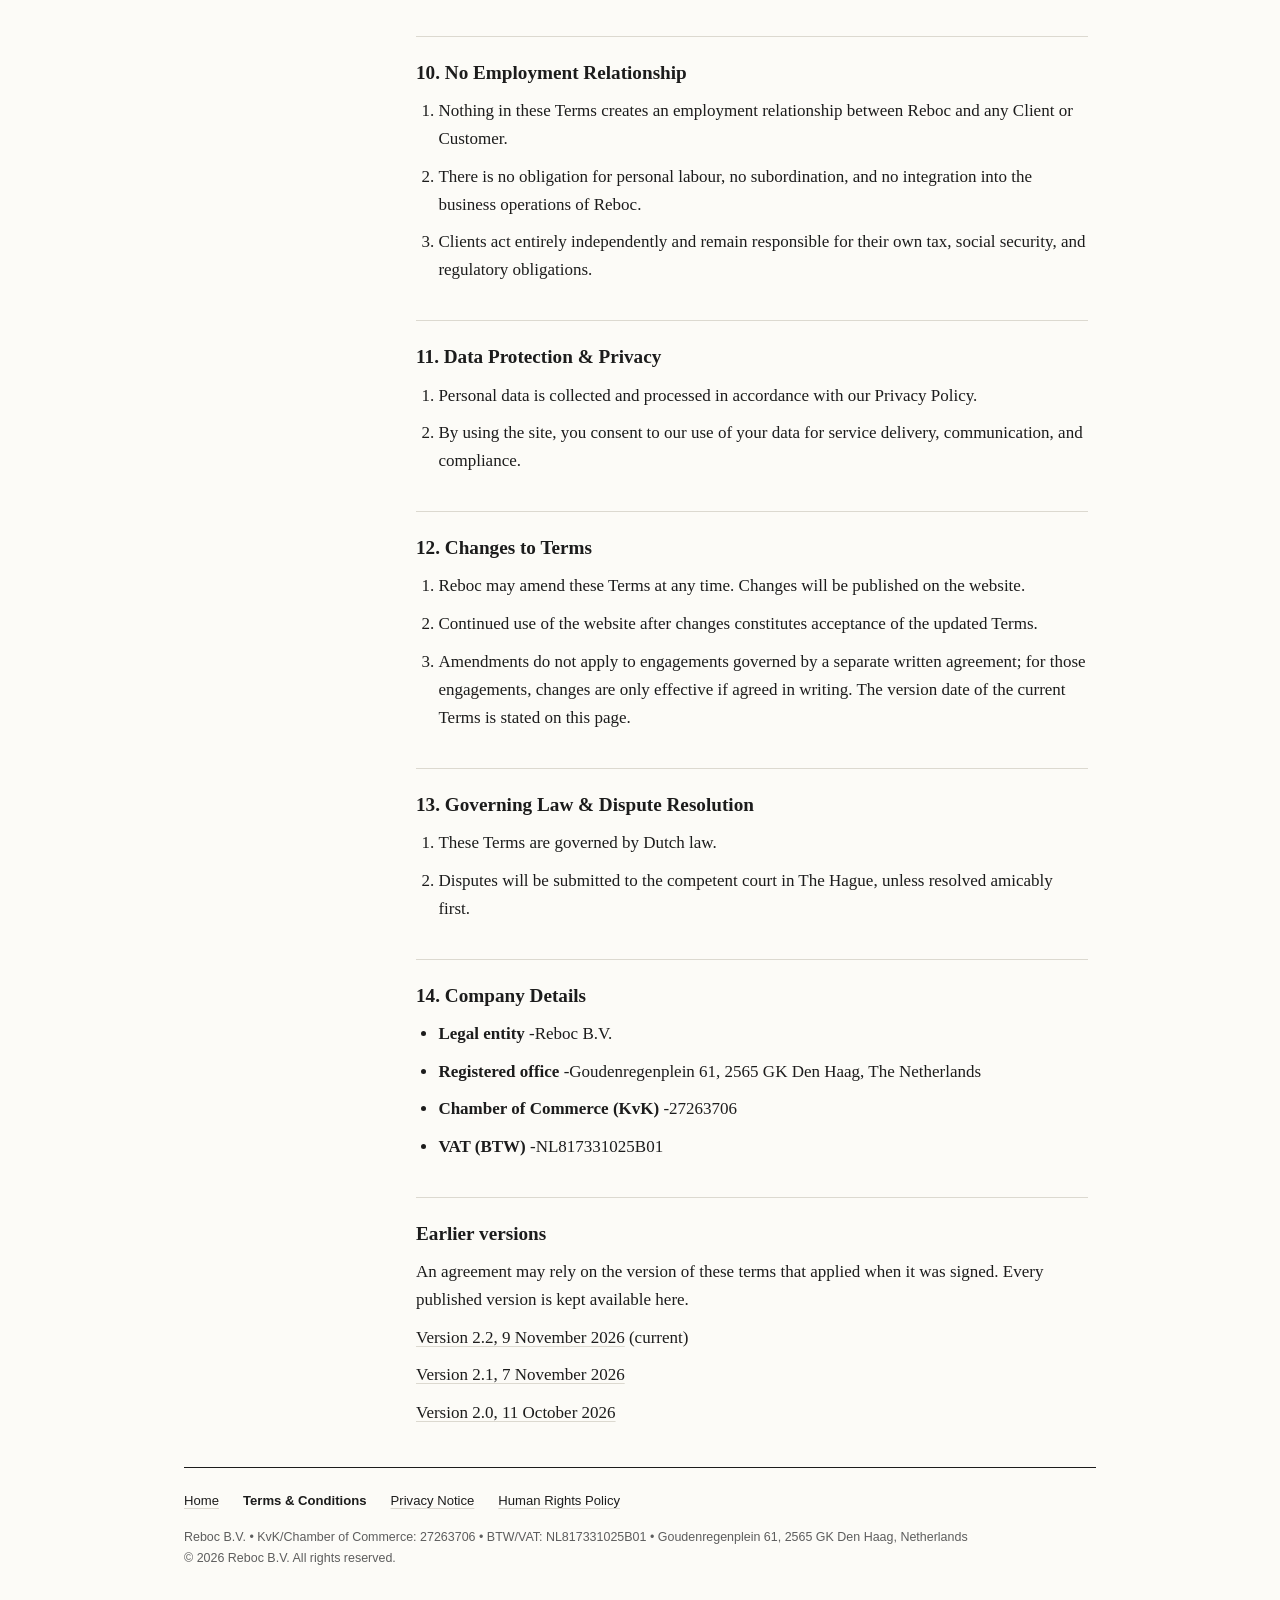
<file: terms-conditions.html>
<!DOCTYPE html>
<html lang="en">
<head>
    <meta charset="UTF-8">
    <meta name="viewport" content="width=device-width, initial-scale=1.0">
    <title>Terms & Conditions | Reboc B.V.</title>
    <meta name="description" content="Terms and conditions for Reboc B.V. Covering the delivery of IT services through independent specialists, acceptance, payment, intellectual property and liability.">
    <meta name="robots" content="index, follow">
    <link rel="canonical" href="https://reboc.nl/terms-conditions.html">
    <meta name="color-scheme" content="light">
    <meta name="theme-color" content="#d9ebf4">
    <link rel="stylesheet" href="site.css?v=7">
    <script src="site.js?v=5"></script>
</head>
<body>
    <div class="top"><div class="page">
        <header class="mast">
            <div>
                <a class="word" href="index.html" aria-label="Reboc, home">REBOC<span class="dot" aria-hidden="true">.</span></a>
                <span class="flags" role="img" aria-label="Reboc, spelled in international maritime signal flags">
                    <span class="flag" data-name="R · Romeo"><svg viewBox="0 0 20 20" aria-hidden="true"><rect width="20" height="20" fill="#c8102e"/><rect x="8" width="4" height="20" fill="#f2c100"/><rect y="8" width="20" height="4" fill="#f2c100"/></svg></span>
                    <span class="flag" data-name="E · Echo"><svg viewBox="0 0 20 20" aria-hidden="true"><rect width="20" height="10" fill="#0b3d91"/><rect y="10" width="20" height="10" fill="#c8102e"/></svg></span>
                    <span class="flag" data-name="B · Bravo"><svg viewBox="0 0 20 20" aria-hidden="true"><polygon points="0,0 20,0 13,10 20,20 0,20" fill="#c8102e"/></svg></span>
                    <span class="flag" data-name="O · Oscar"><svg viewBox="0 0 20 20" aria-hidden="true"><polygon points="0,0 20,0 20,20" fill="#c8102e"/><polygon points="0,0 20,20 0,20" fill="#f2c100"/></svg></span>
                    <span class="flag" data-name="C · Charlie"><svg viewBox="0 0 20 20" aria-hidden="true"><rect width="20" height="20" fill="#0b3d91"/><rect y="4" width="20" height="12" fill="#ffffff"/><rect y="8" width="20" height="4" fill="#c8102e"/></svg></span>
                </span>
            </div>
            <div class="aside">
                <p class="fix">52&deg;04&prime;N 004&deg;16&prime;E<br>The Hague, delivering since 2004</p>
                <button type="button" class="watch" role="switch" aria-checked="false" aria-label="Night watch display, red on black" hidden><span class="night">Night</span><span class="dip" aria-hidden="true"></span><span class="day">Day</span></button>
            </div>
        </header>
    </div></div>

    <div class="strip"><div class="page">
        <div class="scale" aria-hidden="true"></div>
        <nav class="jump" aria-label="Sections">
            <a href="index.html#services"><span class="long">Areas of work</span><span class="short">Work</span></a>
            <a href="index.html#how-it-works"><span class="long">How it works</span><span class="short">How</span></a>
            <a href="index.html#why-reboc"><span class="long">Clients &amp; specialists</span><span class="short">Clients</span></a>
            <a href="index.html#about"><span class="long">About</span><span class="short">About</span></a>
            <a href="index.html#contact"><span class="long">Contact</span><span class="short">Contact</span></a>
        </nav>
    </div></div>

    <div class="top"><div class="page">
        <div class="page-header">
            <h1>Terms & Conditions</h1>
            <p>Version 2.2, 9 November 2026</p>
        </div>
    </div></div>

    <main class="page">
    <div class="content">
        <h2>1. Introduction & Acceptance</h2>
        <ol>
            <li>These terms ("Terms") apply to all visitors, clients, and users of reboc.nl and to all services provided by Reboc B.V.</li>
            <li>By accessing or using our website or services, you accept these Terms in full. If you do not agree, you must not use our site.</li>
            <li>If you have entered into a separate written agreement with Reboc B.V. (such as a services agreement (dienstverleningsovereenkomst) or a statement of work), that agreement prevails over these Terms in the event of any conflict or inconsistency.</li>
        </ol>

        <h2>2. Definitions</h2>
        <ol>
            <li><strong>Reboc, we, us</strong> -Refers to Reboc B.V., based in The Netherlands.</li>
            <li><strong>You, Client, Specialist, User</strong> -Any person or entity interacting with Reboc's website or services. Where these Terms refer to a Client in the context of an engagement, this means the independent company that performs services under its agreement with Reboc.</li>
            <li><strong>Customer</strong> -A party that contracts with Reboc for the delivery of services, which Reboc performs through a Client.</li>
            <li><strong>Services</strong> -The IT services Reboc contracts to deliver to a Customer, performed through independent Clients, together with the contracting, invoicing and administration that supports them.</li>
            <li>In Dutch-language agreements, 'Client' corresponds to 'Opdrachtnemer' and 'Customer' corresponds to 'Opdrachtgever'.</li>
        </ol>

        <h2>3. Services Overview</h2>
        <ol>
            <li>Reboc contracts with Customers for the delivery of defined IT services, and contracts separately with Clients to perform those services. Reboc is a party to both agreements and is responsible to the Customer for the delivery of the agreed Services.</li>
            <li>The scope of each engagement is set out in a Statement of Work, as deliverables or backlog items with acceptance criteria. Work is accepted by the Customer's project manager against those criteria.</li>
            <li>Reboc does not employ Clients and does not supply personnel to work under the direction and supervision of a third party. Reboc contracts for the delivery of defined services, and does not direct how a Client performs the work.</li>
            <li>Reboc invoices Customers in its own name for Services delivered under its agreement with the Customer, and pays Clients under its separate agreement with them.</li>
        </ol>

        <h2>4. Eligibility & Access</h2>
        <ol>
            <li>You must be at least 18 years old and legally capable of entering into binding agreements.</li>
            <li>You may use the website only for lawful purposes and in accordance with these Terms.</li>
        </ol>

        <h2>5. Use of Website</h2>
        <ol>
            <li>You agree not to misuse the website or submit false or misleading information via forms or contact methods.</li>
            <li>Reboc retains all rights to restrict, suspend, or terminate your access in case of suspected misuse or breach of these Terms.</li>
        </ol>

        <h2>6. Fees & Payment</h2>
        <ol>
            <li>The rate payable by a Customer to Reboc, and the rate payable by Reboc to a Client, are each agreed in writing with that party before the engagement begins.</li>
            <li>Reboc pays a Client for work that the Customer has accepted, after Reboc has received payment from the Customer for that work.</li>
            <li>The difference between the rate Reboc charges a Customer and the rate Reboc pays a Client is Reboc's own margin on the Services it sells. Reboc charges the Client nothing for the engagement itself.</li>
            <li>All invoicing and payments are subject to applicable VAT regulations and reverse-charge mechanisms when required.</li>
            <li>The rates applicable to a Client are exclusively those specified in the written agreement between Reboc and that Client.</li>
        </ol>

        <h2>7. No Guarantee of Outcome</h2>
        <ol>
            <li>Reboc does not guarantee any outcome, such as the award of an assignment, contract execution, or payment by Customers.</li>
            <li>We are not liable for the performance or solvency of Customers or third parties.</li>
        </ol>

        <h2>8. Intellectual Property</h2>
        <ol>
            <li>All content on the website is owned or licensed by Reboc B.V.</li>
            <li>You may not copy, reproduce, republish, or distribute any content without written permission.</li>
            <li>Logos, brand elements, and content remain the intellectual property of Reboc.</li>
        </ol>

        <h2>9. Limitation of Liability</h2>
        <ol>
            <li>Reboc's total liability to a Customer under or in connection with an engagement is limited to the fees paid to Reboc by that Customer under the Statement of Work to which the claim relates.</li>
            <li>Reboc is not liable for indirect, consequential, reputational, or financial loss.</li>
            <li>Reboc is not responsible for loss resulting from delayed or non-payment by Customers.</li>
            <li>The Client shall indemnify Reboc against third-party claims, including tax or employment-related claims, to the extent such claims are attributable to the Client's own acts or omissions. This indemnity does not extend to claims arising from acts or omissions of Reboc, the Customer or any end client.</li>
            <li>The limitations of liability in this article do not apply in the event of intent or deliberate recklessness on the part of Reboc.</li>
        </ol>

        <h2>10. No Employment Relationship</h2>
        <ol>
            <li>Nothing in these Terms creates an employment relationship between Reboc and any Client or Customer.</li>
            <li>There is no obligation for personal labour, no subordination, and no integration into the business operations of Reboc.</li>
            <li>Clients act entirely independently and remain responsible for their own tax, social security, and regulatory obligations.</li>
        </ol>

        <h2>11. Data Protection & Privacy</h2>
        <ol>
            <li>Personal data is collected and processed in accordance with our Privacy Policy.</li>
            <li>By using the site, you consent to our use of your data for service delivery, communication, and compliance.</li>
        </ol>

        <h2>12. Changes to Terms</h2>
        <ol>
            <li>Reboc may amend these Terms at any time. Changes will be published on the website.</li>
            <li>Continued use of the website after changes constitutes acceptance of the updated Terms.</li>
            <li>Amendments do not apply to engagements governed by a separate written agreement; for those engagements, changes are only effective if agreed in writing. The version date of the current Terms is stated on this page.</li>
        </ol>

        <h2>13. Governing Law & Dispute Resolution</h2>
        <ol>
            <li>These Terms are governed by Dutch law.</li>
            <li>Disputes will be submitted to the competent court in The Hague, unless resolved amicably first.</li>
        </ol>

        <h2>14. Company Details</h2>
        <ul>
            <li><strong>Legal entity</strong> -Reboc B.V.</li>
            <li><strong>Registered office</strong> -Goudenregenplein 61, 2565 GK Den Haag, The Netherlands</li>
            <li><strong>Chamber of Commerce (KvK)</strong> -27263706</li>
            <li><strong>VAT (BTW)</strong> -NL817331025B01</li>
        </ul>
    </div>

    <div class="versions">
        <h2>Earlier versions</h2>
        <p>An agreement may rely on the version of these terms that applied when it was signed. Every published version is kept available here.</p>
        <ul>
            <li><a href="Reboc_BV_Terms_Conditions_v2.2.pdf">Version 2.2, 9 November 2026</a> (current)</li>
            <li><a href="Reboc_BV_Terms_Conditions_v2.1.pdf">Version 2.1, 7 November 2026</a></li>
            <li><a href="Reboc_BV_Terms_Conditions_v2.0.pdf">Version 2.0, 11 October 2026</a></li>
        </ul>
    </div>
    </main>

    <div class="page">
        <footer class="foot">
            <ul class="foot-links">
                <li><a href="index.html">Home</a></li>
                <li><span class="current" aria-current="page">Terms &amp; Conditions</span></li>
                <li><a href="privacy-notice.html">Privacy Notice</a></li>
                <li><a href="human-rights-policy.html">Human Rights Policy</a></li>
            </ul>
            <p>Reboc B.V. &bull; KvK/Chamber of Commerce: 27263706 &bull; BTW/VAT: NL817331025B01 &bull; Goudenregenplein 61, 2565 GK Den Haag, Netherlands</p>
            <p>&copy; 2026 Reboc B.V. All rights reserved.</p>
        </footer>
    </div>
</body>
</html>
</file>
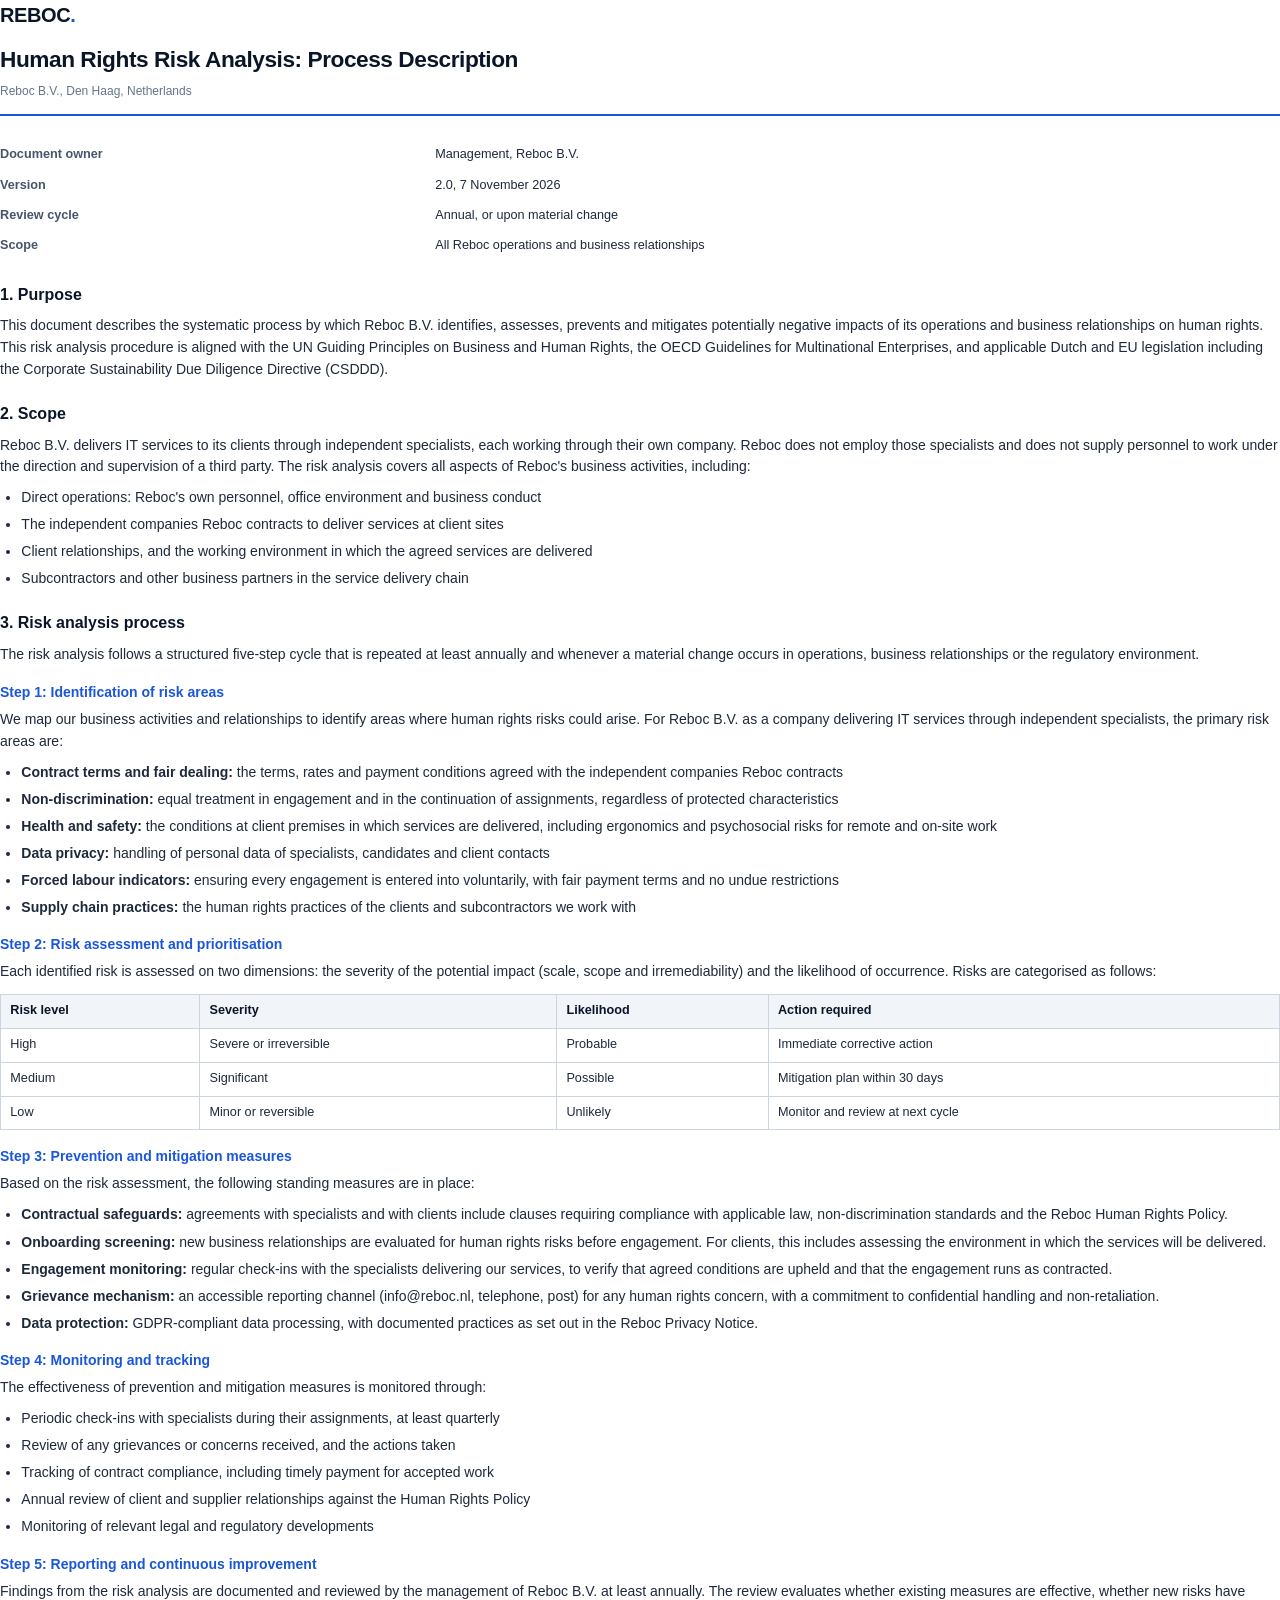
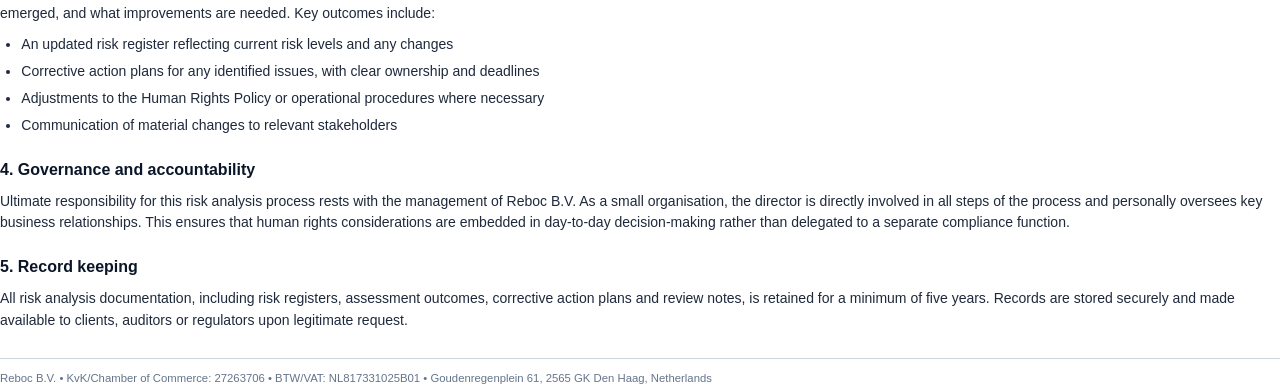
<file: docs-source/human-rights-risk-analysis.html>
<!DOCTYPE html>
<html lang="en">
<head>
<meta charset="UTF-8">
<title>Reboc B.V. - Human Rights Risk Analysis Process</title>
<link rel="stylesheet" href="print.css">
</head>
<body>

<div class="doc-head">
    <div class="brand">REBOC<span>.</span></div>
    <h1>Human Rights Risk Analysis: Process Description</h1>
    <div class="meta">Reboc B.V., Den Haag, Netherlands</div>
</div>

<table class="docmeta">
    <tr><th>Document owner</th><td>Management, Reboc B.V.</td></tr>
    <tr><th>Version</th><td>2.0, 7 November 2026</td></tr>
    <tr><th>Review cycle</th><td>Annual, or upon material change</td></tr>
    <tr><th>Scope</th><td>All Reboc operations and business relationships</td></tr>
</table>

<h2>1. Purpose</h2>
<p>This document describes the systematic process by which Reboc B.V. identifies, assesses, prevents and mitigates potentially negative impacts of its operations and business relationships on human rights. This risk analysis procedure is aligned with the UN Guiding Principles on Business and Human Rights, the OECD Guidelines for Multinational Enterprises, and applicable Dutch and EU legislation including the Corporate Sustainability Due Diligence Directive (CSDDD).</p>

<h2>2. Scope</h2>
<p>Reboc B.V. delivers IT services to its clients through independent specialists, each working through their own company. Reboc does not employ those specialists and does not supply personnel to work under the direction and supervision of a third party. The risk analysis covers all aspects of Reboc's business activities, including:</p>
<ul>
    <li>Direct operations: Reboc's own personnel, office environment and business conduct</li>
    <li>The independent companies Reboc contracts to deliver services at client sites</li>
    <li>Client relationships, and the working environment in which the agreed services are delivered</li>
    <li>Subcontractors and other business partners in the service delivery chain</li>
</ul>

<h2>3. Risk analysis process</h2>
<p>The risk analysis follows a structured five-step cycle that is repeated at least annually and whenever a material change occurs in operations, business relationships or the regulatory environment.</p>

<h3>Step 1: Identification of risk areas</h3>
<p>We map our business activities and relationships to identify areas where human rights risks could arise. For Reboc B.V. as a company delivering IT services through independent specialists, the primary risk areas are:</p>
<ul>
    <li><strong>Contract terms and fair dealing:</strong> the terms, rates and payment conditions agreed with the independent companies Reboc contracts</li>
    <li><strong>Non-discrimination:</strong> equal treatment in engagement and in the continuation of assignments, regardless of protected characteristics</li>
    <li><strong>Health and safety:</strong> the conditions at client premises in which services are delivered, including ergonomics and psychosocial risks for remote and on-site work</li>
    <li><strong>Data privacy:</strong> handling of personal data of specialists, candidates and client contacts</li>
    <li><strong>Forced labour indicators:</strong> ensuring every engagement is entered into voluntarily, with fair payment terms and no undue restrictions</li>
    <li><strong>Supply chain practices:</strong> the human rights practices of the clients and subcontractors we work with</li>
</ul>

<h3>Step 2: Risk assessment and prioritisation</h3>
<p>Each identified risk is assessed on two dimensions: the severity of the potential impact (scale, scope and irremediability) and the likelihood of occurrence. Risks are categorised as follows:</p>
<table class="risk">
    <tr><th>Risk level</th><th>Severity</th><th>Likelihood</th><th>Action required</th></tr>
    <tr><td>High</td><td>Severe or irreversible</td><td>Probable</td><td>Immediate corrective action</td></tr>
    <tr><td>Medium</td><td>Significant</td><td>Possible</td><td>Mitigation plan within 30 days</td></tr>
    <tr><td>Low</td><td>Minor or reversible</td><td>Unlikely</td><td>Monitor and review at next cycle</td></tr>
</table>

<h3>Step 3: Prevention and mitigation measures</h3>
<p>Based on the risk assessment, the following standing measures are in place:</p>
<ul>
    <li><strong>Contractual safeguards:</strong> agreements with specialists and with clients include clauses requiring compliance with applicable law, non-discrimination standards and the Reboc Human Rights Policy.</li>
    <li><strong>Onboarding screening:</strong> new business relationships are evaluated for human rights risks before engagement. For clients, this includes assessing the environment in which the services will be delivered.</li>
    <li><strong>Engagement monitoring:</strong> regular check-ins with the specialists delivering our services, to verify that agreed conditions are upheld and that the engagement runs as contracted.</li>
    <li><strong>Grievance mechanism:</strong> an accessible reporting channel (info@reboc.nl, telephone, post) for any human rights concern, with a commitment to confidential handling and non-retaliation.</li>
    <li><strong>Data protection:</strong> GDPR-compliant data processing, with documented practices as set out in the Reboc Privacy Notice.</li>
</ul>

<h3>Step 4: Monitoring and tracking</h3>
<p>The effectiveness of prevention and mitigation measures is monitored through:</p>
<ul>
    <li>Periodic check-ins with specialists during their assignments, at least quarterly</li>
    <li>Review of any grievances or concerns received, and the actions taken</li>
    <li>Tracking of contract compliance, including timely payment for accepted work</li>
    <li>Annual review of client and supplier relationships against the Human Rights Policy</li>
    <li>Monitoring of relevant legal and regulatory developments</li>
</ul>

<h3>Step 5: Reporting and continuous improvement</h3>
<p>Findings from the risk analysis are documented and reviewed by the management of Reboc B.V. at least annually. The review evaluates whether existing measures are effective, whether new risks have emerged, and what improvements are needed. Key outcomes include:</p>
<ul>
    <li>An updated risk register reflecting current risk levels and any changes</li>
    <li>Corrective action plans for any identified issues, with clear ownership and deadlines</li>
    <li>Adjustments to the Human Rights Policy or operational procedures where necessary</li>
    <li>Communication of material changes to relevant stakeholders</li>
</ul>

<h2>4. Governance and accountability</h2>
<p>Ultimate responsibility for this risk analysis process rests with the management of Reboc B.V. As a small organisation, the director is directly involved in all steps of the process and personally oversees key business relationships. This ensures that human rights considerations are embedded in day-to-day decision-making rather than delegated to a separate compliance function.</p>

<h2>5. Record keeping</h2>
<p>All risk analysis documentation, including risk registers, assessment outcomes, corrective action plans and review notes, is retained for a minimum of five years. Records are stored securely and made available to clients, auditors or regulators upon legitimate request.</p>

<div class="footer-note">
    Reboc B.V. &bull; KvK/Chamber of Commerce: 27263706 &bull; BTW/VAT: NL817331025B01 &bull; Goudenregenplein 61, 2565 GK Den Haag, Netherlands
</div>

</body>
</html>
</file>
<file: site.css>
/* Reboc site styles, shared by all four pages.
   "Admiralty" is the scheme everyone gets: chart paper, shallow-water blue behind
   the masthead, magenta for labels as on a sea chart.
   "Night watch" is red on black, like a chart plotter in night mode. It is never
   chosen automatically; the switch in the masthead turns it on (see site.js). */

*, *::before, *::after { margin: 0; padding: 0; box-sizing: border-box; }

:root {
    color-scheme: light;
    --paper: #fcfbf7;
    --ink: #1c1c1c;
    --muted: #5d5d5d;
    --rule: #dcd9d0;
    --accent: #a3238e;
    --label: #a3238e;
    --wash: #d9ebf4;
    --port: #c8102e;
    --starboard: #1a7f4b;
    --serif: "Iowan Old Style", "Palatino Linotype", Palatino, "Book Antiqua", Georgia, serif;
    --sans: -apple-system, BlinkMacSystemFont, "Helvetica Neue", Arial, sans-serif;
    --mono: ui-monospace, "SF Mono", Menlo, Consolas, monospace;
}

html[data-theme="night"] {
    color-scheme: dark;
    --paper: #090505;
    --ink: #f25a45;
    --muted: #d84c3a;
    --rule: #3b1612;
    --accent: #ff7a66;
    --label: #d84c3a;
    --wash: transparent;
    --port: #f25a45;
    --starboard: #f25a45;
}
html[data-theme="night"] .flags svg { filter: grayscale(1) sepia(1) saturate(6) hue-rotate(-35deg) brightness(0.75); }
/* Red is the only colour at night, so starboard is told apart by shape. */
html[data-theme="night"] .sides div + div h3::before { background: transparent; box-shadow: inset 0 0 0 2px var(--starboard); }

html { -webkit-text-size-adjust: 100%; scroll-behavior: smooth; }
@media (prefers-reduced-motion: reduce) { html { scroll-behavior: auto; } }

body {
    background: var(--paper);
    color: var(--ink);
    font-family: var(--serif);
    font-size: 1.0625rem;
    line-height: 1.65;
}

.page { max-width: 60rem; margin: 0 auto; padding: 0 1.5rem; }
.top { background: var(--wash); }

a { color: inherit; text-decoration: underline; text-decoration-color: var(--rule); text-decoration-thickness: 1px; text-underline-offset: 0.2em; }
a:hover, a:focus-visible { text-decoration-color: var(--accent); }
a:focus-visible { outline: 2px solid var(--ink); outline-offset: 3px; }
.top a { text-decoration-color: var(--muted); }

/* Masthead */
.mast { display: flex; justify-content: space-between; align-items: flex-end; gap: 1.5rem; padding: 2.75rem 0 1.25rem; }
.word { font-family: var(--sans); font-weight: 800; font-size: 1.5rem; letter-spacing: 0.28em; line-height: 1; display: block; text-decoration: none; }
/* The full stop after the wordmark, in the label colour. Pulled in so the letterspacing
   of the wordmark does not leave it stranded. */
.word .dot { color: var(--label); margin-left: -0.16em; letter-spacing: 0; }
.flags { display: flex; gap: 4px; margin-top: 0.7rem; }
.flags svg { width: 17px; height: 17px; display: block; }
/* Hovering a flag names its letter in the phonetic alphabet. */
.flag { position: relative; display: block; }
.flag:hover::after { content: attr(data-name); position: absolute; left: 0; top: calc(100% + 4px); font-family: var(--mono); font-size: 0.62rem; letter-spacing: 0.08em; text-transform: uppercase; white-space: nowrap; color: var(--ink); pointer-events: none; }
.fix { font-family: var(--mono); font-size: 0.75rem; line-height: 1.6; color: var(--muted); text-align: right; letter-spacing: 0.02em; }

/* Day and night switch, drawn as a small panel DIP switch. Night is on the left, day on
   the right, and the block sits beside the one that is on. */
.aside { display: flex; flex-direction: column; align-items: flex-end; gap: 0.3rem; }
.watch { display: inline-flex; align-items: center; gap: 0.5rem; padding: 0.3rem 0; background: none; border: 0; cursor: pointer; font-family: var(--mono); font-size: 0.68rem; letter-spacing: 0.1em; text-transform: uppercase; color: var(--muted); }
.watch[hidden] { display: none; }
.watch:focus-visible { outline: 2px solid var(--ink); outline-offset: 3px; }
.dip { position: relative; width: 1.9rem; height: 1rem; border: 1px solid var(--ink); background: var(--paper); }
.dip::after { content: ''; position: absolute; top: 2px; bottom: 2px; left: 2px; width: 0.7rem; background: var(--ink); transform: translateX(calc(1.9rem - 0.7rem - 6px)); transition: transform 0.15s ease; }
html[data-theme="night"] .dip::after { transform: none; }
.watch .day { color: var(--ink); font-weight: 700; }
html[data-theme="night"] .watch .day { color: var(--muted); font-weight: 400; }
html[data-theme="night"] .watch .night { color: var(--ink); font-weight: 700; }
@media (prefers-reduced-motion: reduce) { .dip::after { transition: none; } }

/* The rule under the masthead is drawn as the scale border of a sea chart. */
.scale {
    height: 7px;
    border-top: 1px solid var(--ink);
    border-bottom: 1px solid var(--ink);
    background: repeating-linear-gradient(90deg, var(--ink) 0 2rem, transparent 2rem 4rem);
}

/* Home: the scale stays in view as the section menu. Each label hangs from its own
   graduation mark, and a marker on the scale shows the section being read. */
.strip { position: sticky; top: 0; z-index: 5; padding-top: 0.6rem; background: var(--wash); }
html[data-theme="night"] .strip { background: var(--paper); }
.jump { display: grid; grid-template-columns: repeat(5, 1fr); }
.jump a { position: relative; padding: 0.75rem 0.5rem 0.7rem 0.55rem; font-family: var(--mono); font-size: 0.68rem; letter-spacing: 0.1em; text-transform: uppercase; text-decoration: none; color: var(--ink); }
.jump a::before { content: ''; position: absolute; left: 0; top: 0; height: 0.55rem; border-left: 1px solid var(--ink); }
.jump a:hover { color: var(--accent); }
.jump a.here { color: var(--accent); font-weight: 700; }
.jump a.here::before { left: -0.32rem; top: 0.08rem; height: 0; border-left: 0.32rem solid transparent; border-right: 0.32rem solid transparent; border-bottom: 0.5rem solid var(--accent); }
.jump .short { display: none; }
main section[id] { scroll-margin-top: 4.25rem; }

/* Home: opening statement */
.lead { padding: 4.5rem 0 4rem; max-width: 44rem; }
h1 { font-size: clamp(2.1rem, 5vw, 3.25rem); font-weight: 500; line-height: 1.12; letter-spacing: -0.015em; }
h1 em { font-style: italic; }
.lead p { margin-top: 1.5rem; font-size: 1.2rem; line-height: 1.6; color: var(--muted); max-width: 38rem; }

/* Home: rows with a label in the margin and the text beside it */
.row { display: grid; grid-template-columns: 12rem 1fr; gap: 2.5rem; padding: 2.25rem 0; border-top: 1px solid var(--rule); }
.row.first { border-top: 0; }
.row > h2 { font-family: var(--sans); font-size: 0.72rem; font-weight: 700; letter-spacing: 0.16em; text-transform: uppercase; color: var(--label); padding-top: 0.45rem; }
.body { max-width: 40rem; }
.body > p + p { margin-top: 1rem; }
.note { color: var(--muted); margin-bottom: 1.25rem; }

dl.areas > div { padding: 0.8rem 0; border-top: 1px solid var(--rule); }
dl.areas > div:first-child { border-top: 0; padding-top: 0; }
dl.areas dt { font-weight: 600; }
dl.areas dd { color: var(--muted); }

ol.steps { list-style: none; counter-reset: step; }
ol.steps li { counter-increment: step; display: grid; grid-template-columns: 2rem 1fr; padding: 0.55rem 0; }
ol.steps li::before { content: counter(step); font-family: var(--mono); font-size: 0.8rem; color: var(--muted); padding-top: 0.3rem; }
ol.steps strong { font-weight: 600; }

.sides { display: grid; grid-template-columns: 1fr 1fr; gap: 2.5rem; }
.sides h3 { font-family: var(--sans); font-size: 0.72rem; font-weight: 700; letter-spacing: 0.16em; text-transform: uppercase; margin-bottom: 0.9rem; }
/* Port and starboard: the two sides of the agreement. */
.sides h3::before { content: ''; display: inline-block; width: 0.55rem; height: 0.55rem; border-radius: 50%; margin-right: 0.55rem; background: var(--port); }
.sides div + div h3::before { background: var(--starboard); }
.sides ul { list-style: none; }
.sides li { padding: 0.55rem 0; }
.sides li strong { display: block; font-weight: 600; }
.sides li span { color: var(--muted); }

.plain { list-style: none; }
.plain li { padding: 0.2rem 0; }
.plain .k { font-family: var(--sans); font-size: 0.72rem; font-weight: 700; letter-spacing: 0.16em; text-transform: uppercase; color: var(--muted); display: inline-block; width: 5.5rem; }
.plain small { color: var(--muted); font-size: 0.9rem; }

/* Home: contact form */
.form { margin-top: 2.25rem; padding-top: 1.75rem; border-top: 1px solid var(--rule); }
.form h3, .field label { font-family: var(--sans); font-size: 0.72rem; font-weight: 700; letter-spacing: 0.16em; text-transform: uppercase; }
.form h3 { margin-bottom: 1.4rem; }
.form .pair { display: grid; grid-template-columns: 1fr 1fr; gap: 1.5rem; }
.field { margin-bottom: 1.2rem; }
.field label { display: block; color: var(--muted); margin-bottom: 0.25rem; }
.field input, .field textarea { display: block; width: 100%; font: inherit; color: var(--ink); background: transparent; border: 0; border-bottom: 1px solid var(--muted); border-radius: 0; padding: 0.4rem 0; }
.field textarea { min-height: 7.5rem; resize: vertical; border: 1px solid var(--muted); padding: 0.6rem 0.7rem; margin-top: 0.45rem; }
.field input:focus-visible, .field textarea:focus-visible { outline: 2px solid var(--ink); outline-offset: 3px; }
.field ::placeholder { color: var(--muted); opacity: 0.75; }
.send { font-family: var(--sans); font-size: 0.78rem; font-weight: 700; letter-spacing: 0.14em; text-transform: uppercase; color: var(--paper); background: var(--ink); border: 0; padding: 0.8rem 1.5rem; cursor: pointer; }
.send:hover { background: var(--accent); }
.send:focus-visible { outline: 2px solid var(--ink); outline-offset: 3px; }
.send[disabled] { opacity: 0.6; cursor: default; }
.trap { display: none; }
.form-status { margin-top: 0.9rem; font-family: var(--sans); font-size: 0.85rem; min-height: 1.4em; }

/* Document pages: Terms, Privacy Notice, Human Rights Policy */
.page-header { padding: 3.5rem 0 3rem; }
.page-header h1 { font-size: clamp(1.9rem, 4vw, 2.6rem); }
.page-header p { margin-top: 0.9rem; font-family: var(--mono); font-size: 0.8rem; color: var(--muted); letter-spacing: 0.02em; }

.content, .versions { max-width: 42rem; margin-left: 14.5rem; }
.content { padding-top: 2rem; }
.content h2, .versions h2 { font-size: 1.2rem; font-weight: 600; line-height: 1.3; margin: 2.25rem 0 0.7rem; padding-top: 1.5rem; border-top: 1px solid var(--rule); }
.content > h2:first-child { margin-top: 0; padding-top: 0; border-top: 0; }
.content p, .content li, .versions p, .versions li { margin-bottom: 0.6rem; }
.content ul, .content ol { padding-left: 1.4rem; margin: 0.4rem 0 1rem; }
.content strong { font-weight: 600; }
.versions { margin-top: 1rem; }
.versions ul { list-style: none; }

/* Footer, identical on every page */
.foot { border-top: 1px solid var(--ink); margin-top: 2.5rem; padding: 1.4rem 0 3.5rem; font-family: var(--sans); font-size: 0.78rem; line-height: 1.7; color: var(--muted); }
.foot-links { list-style: none; display: flex; flex-wrap: wrap; gap: 0.3rem 1.5rem; margin-bottom: 0.9rem; font-size: 0.82rem; color: var(--ink); }
.foot-links .current { font-weight: 700; }

@media (max-width: 820px) {
    .content, .versions { margin-left: 0; }
}

@media (max-width: 720px) {
    .mast { padding-top: 2rem; }
    .lead { padding: 3rem 0 2.75rem; }
    .page-header { padding: 2.5rem 0 2.25rem; }
    .row { grid-template-columns: 1fr; gap: 0.9rem; padding: 1.9rem 0; }
    .sides { grid-template-columns: 1fr; gap: 1.75rem; }
    .form .pair { grid-template-columns: 1fr; gap: 0; }
    .jump .long { display: none; }
    .jump .short { display: inline; }
    .jump a { padding-left: 0.4rem; padding-right: 0; font-size: 0.64rem; letter-spacing: 0.06em; }
}

@media print {
    .top { background: none; }
    .flags, .scale { -webkit-print-color-adjust: exact; print-color-adjust: exact; }
}
</file>
<file: docs-source/print.css>
@page { size: A4; margin: 20mm 18mm 18mm 18mm; }
* { box-sizing: border-box; }
body {
    font-family: "Helvetica Neue", Helvetica, Arial, sans-serif;
    font-size: 10.5pt; line-height: 1.55; color: #1e293b; margin: 0;
}
.doc-head { border-bottom: 2px solid #1a56db; padding-bottom: 10pt; margin-bottom: 18pt; }
.doc-head .brand { font-size: 15pt; font-weight: 800; color: #0a1628; letter-spacing: -0.02em; }
.doc-head .brand span { color: #1a56db; }
.doc-head h1 { font-size: 17pt; margin: 8pt 0 4pt; color: #0a1628; letter-spacing: -0.02em; }
.doc-head .meta { font-size: 9pt; color: #64748b; }
table.docmeta { width: 100%; border-collapse: collapse; margin-bottom: 16pt; font-size: 9.5pt; }
table.docmeta th { text-align: left; width: 34%; font-weight: 600; color: #475569; padding: 4pt 0; vertical-align: top; }
table.docmeta td { padding: 4pt 0; }
h2 { font-size: 12pt; color: #0a1628; margin: 16pt 0 6pt; page-break-after: avoid; }
h3 { font-size: 10.5pt; color: #1a56db; margin: 12pt 0 4pt; page-break-after: avoid; }
p { margin: 0 0 7pt; }
ul, ol { margin: 0 0 7pt; padding-left: 16pt; }
li { margin-bottom: 4pt; }
table.risk { width: 100%; border-collapse: collapse; margin: 8pt 0 12pt; font-size: 9.5pt; }
table.risk th, table.risk td { border: 0.5pt solid #cbd5e1; padding: 5pt 7pt; text-align: left; vertical-align: top; }
table.risk th { background: #f1f5f9; font-weight: 600; color: #0a1628; }
.footer-note { margin-top: 20pt; padding-top: 8pt; border-top: 0.5pt solid #cbd5e1; font-size: 8.5pt; color: #64748b; }
</file>
